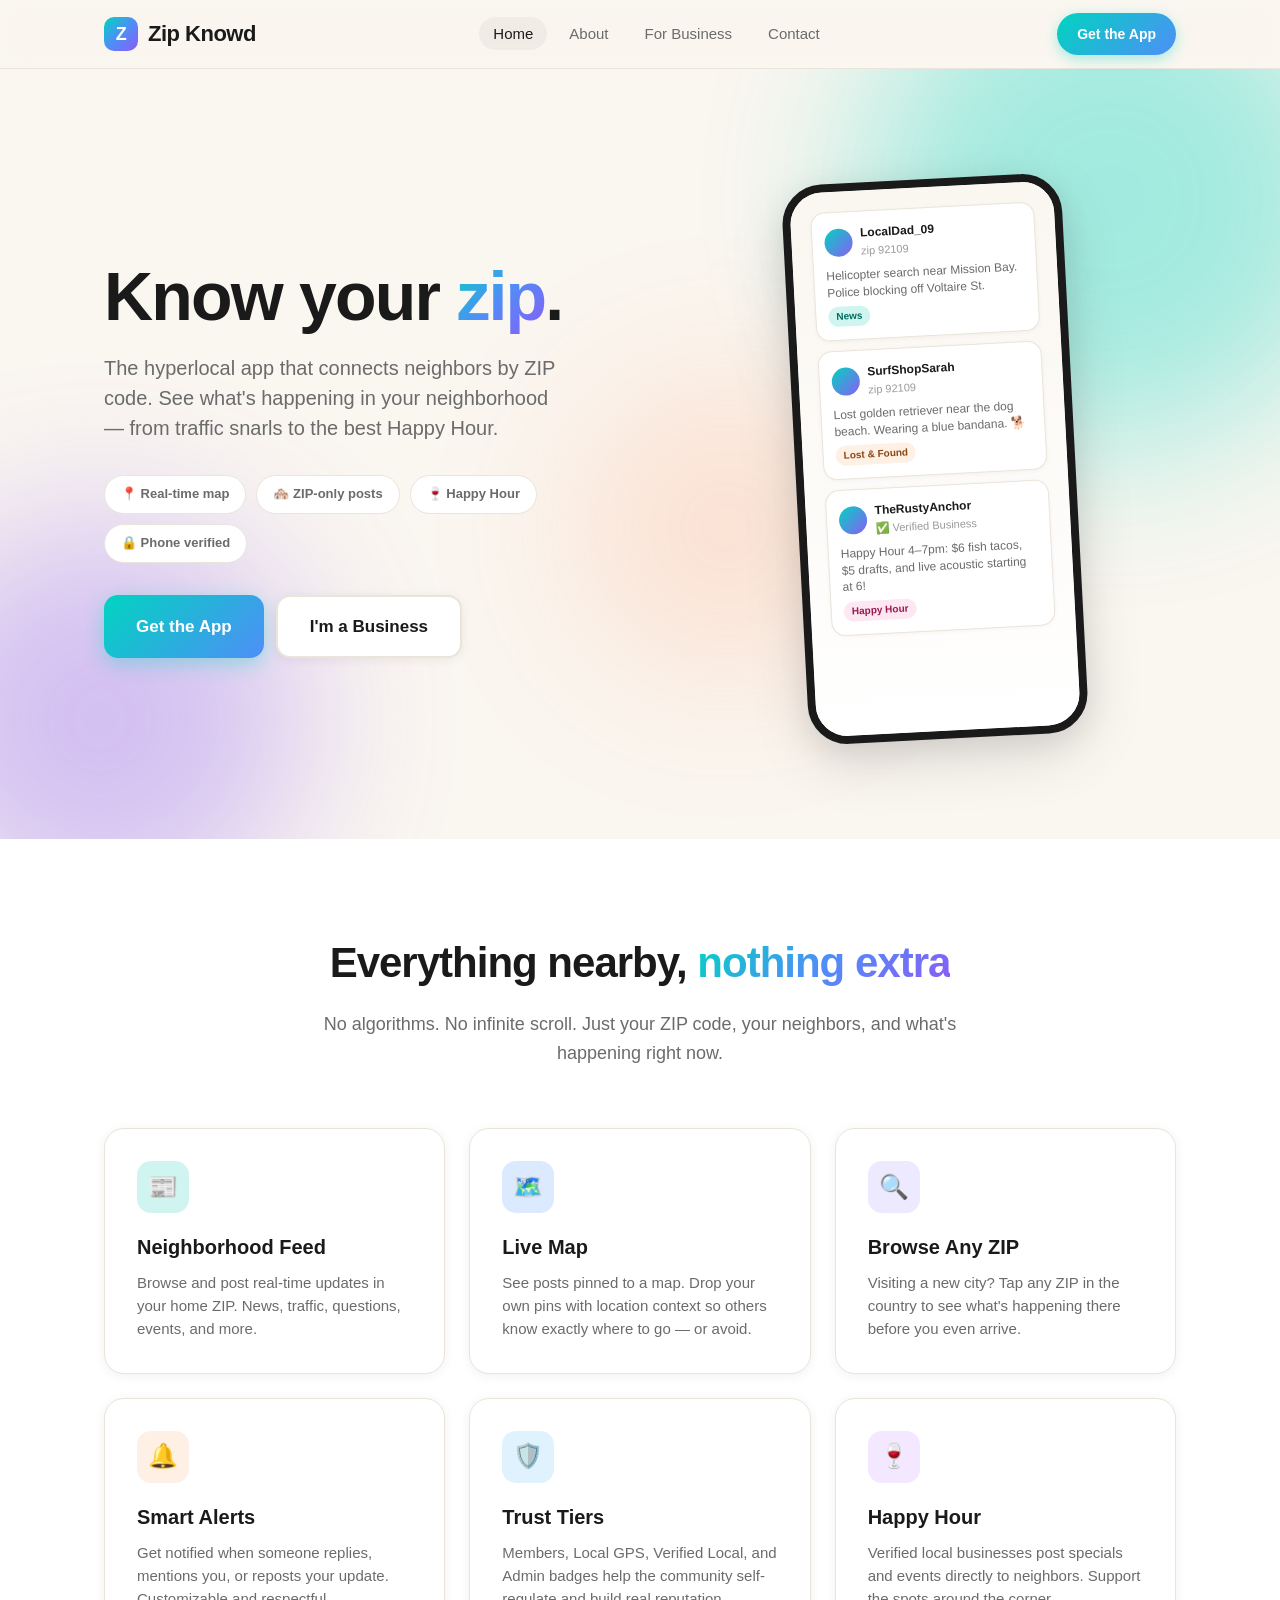
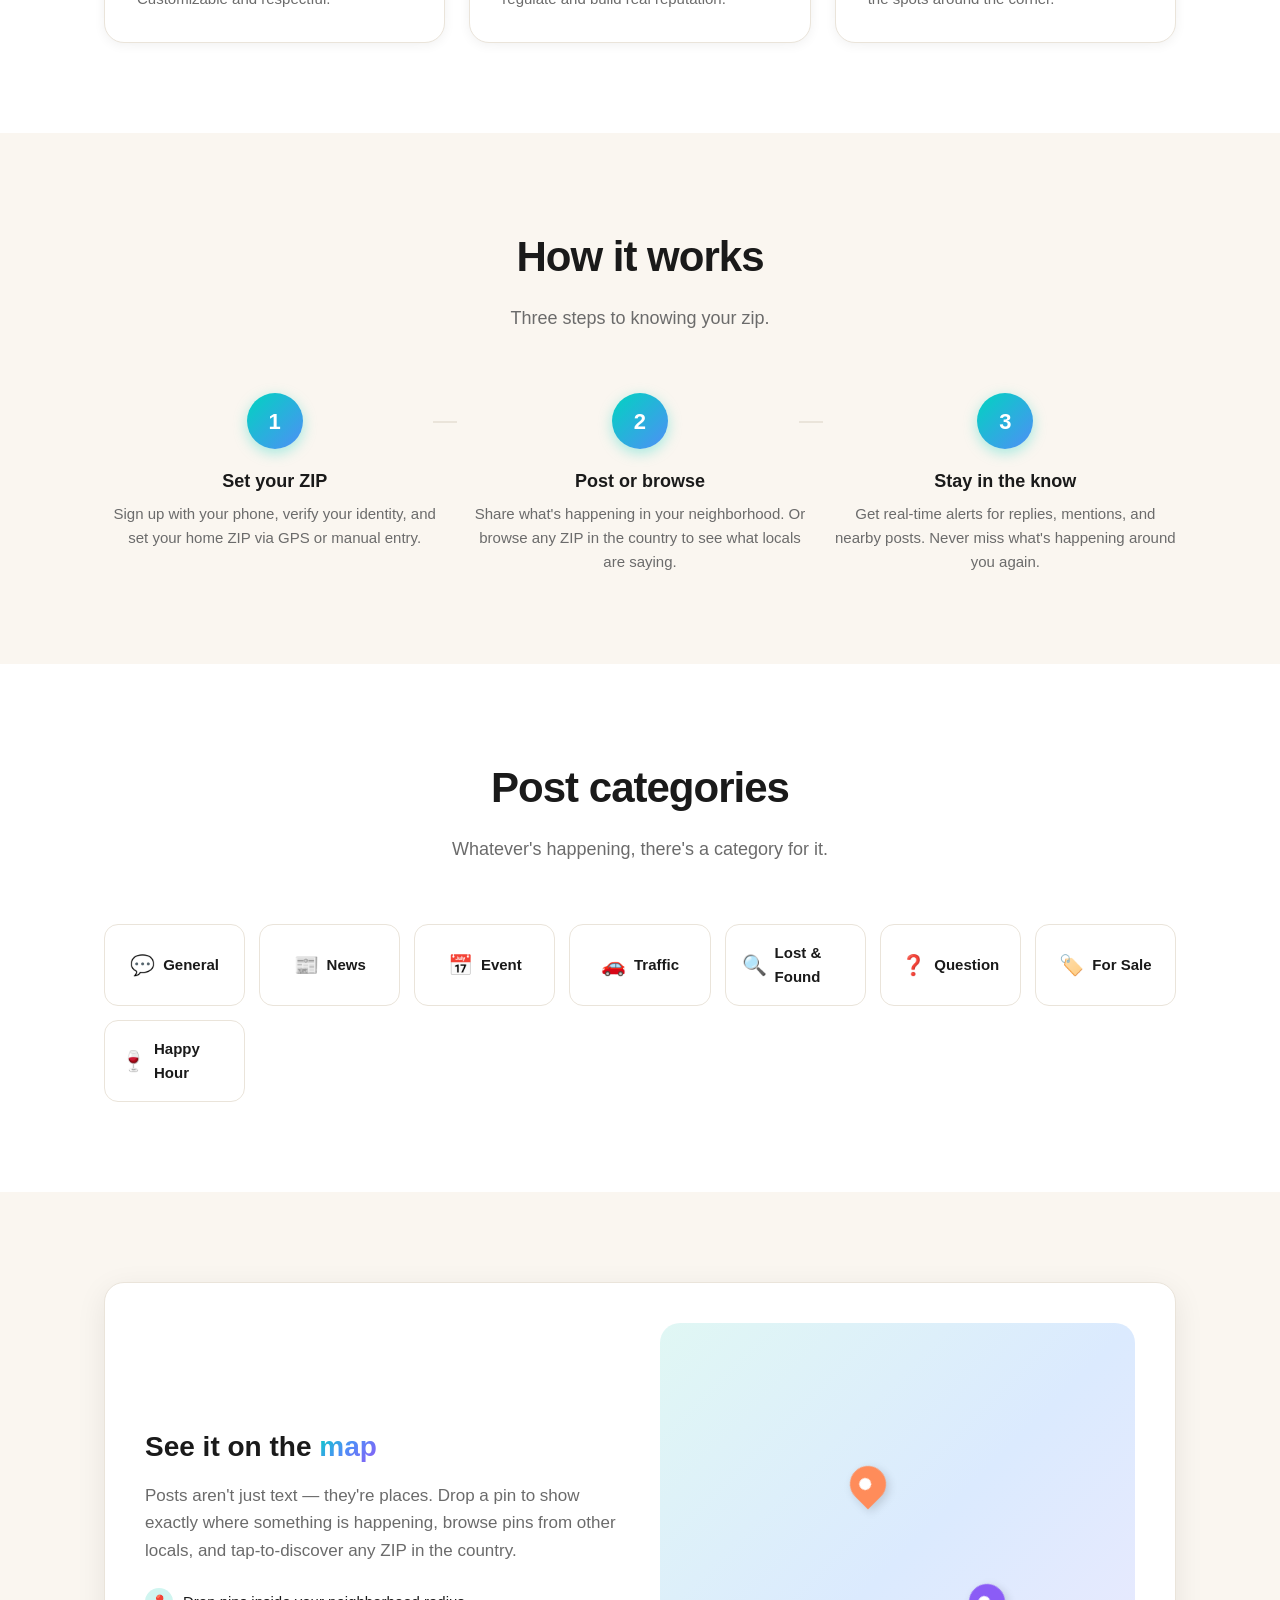
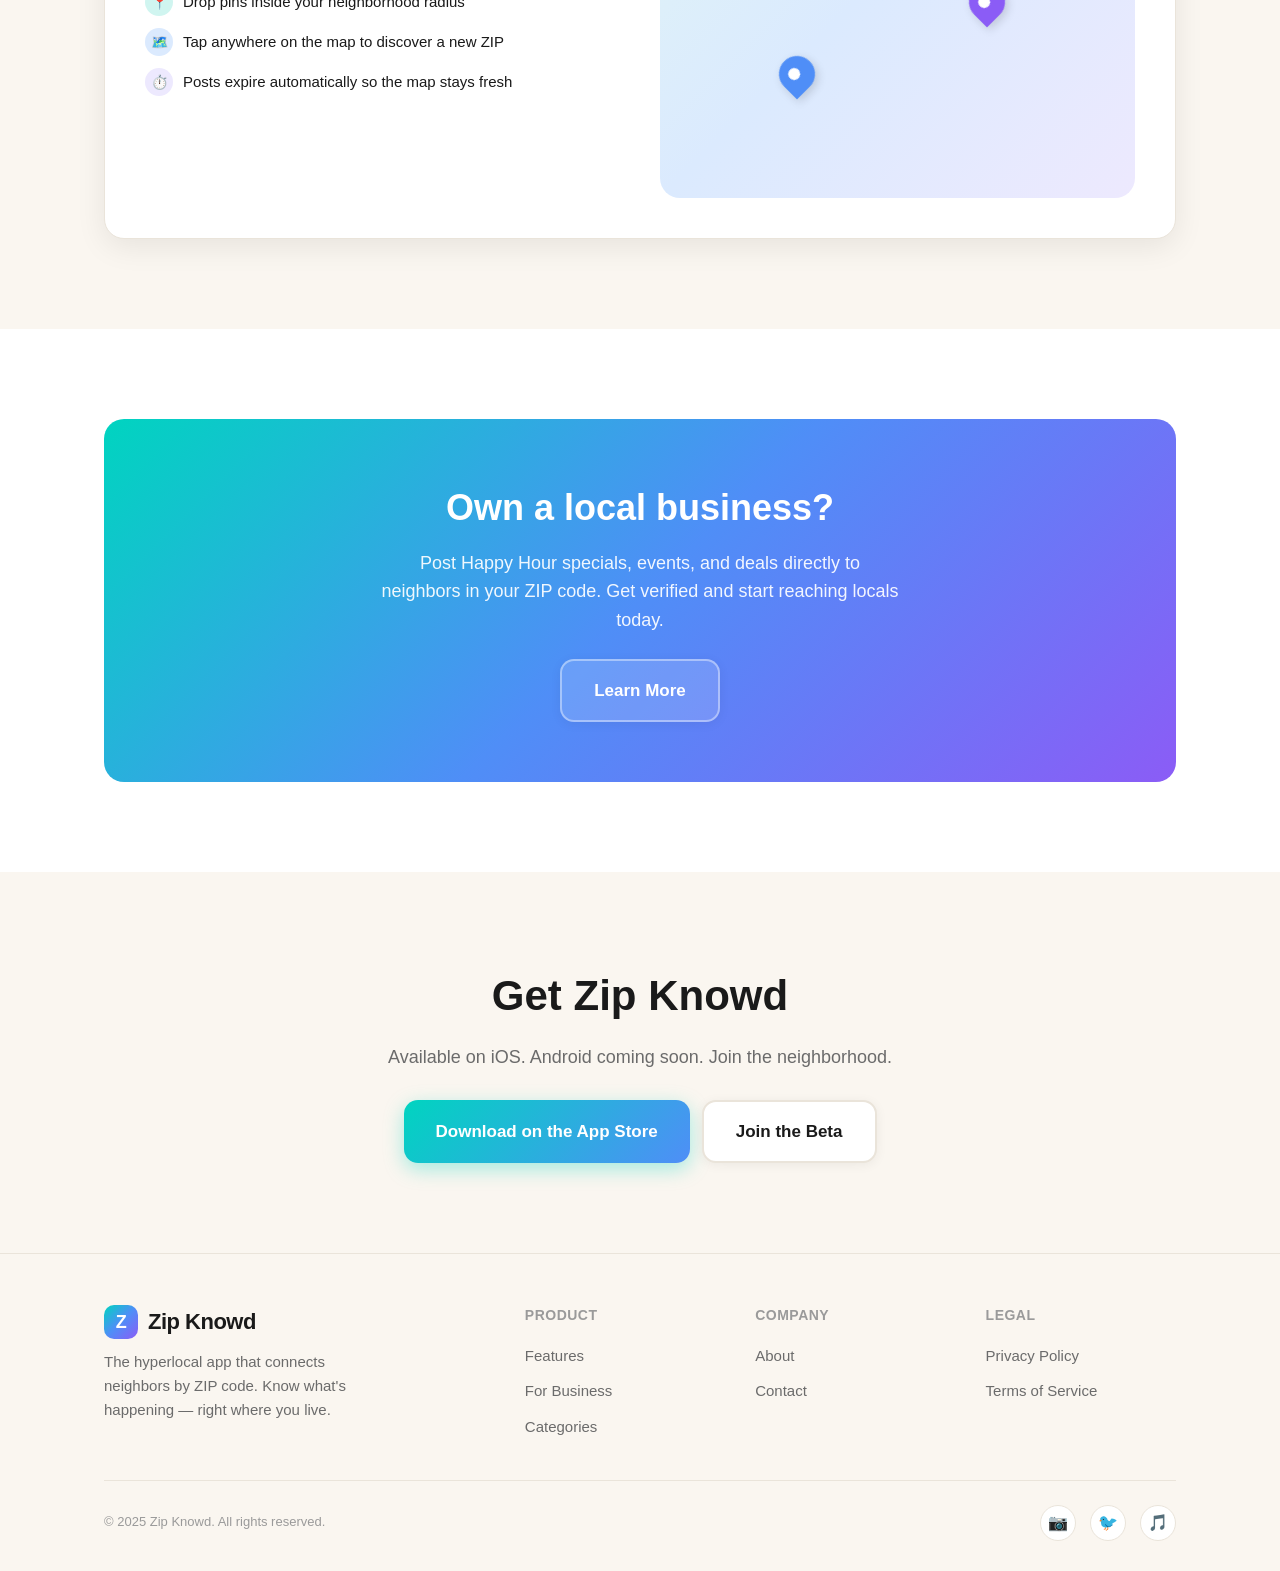
<file: index.html>
<!DOCTYPE html>
<html lang="en">
<head>
  <meta charset="UTF-8">
  <meta name="viewport" content="width=device-width, initial-scale=1.0">
  <title>Zip Knowd — Know What's Happening in Your ZIP Code</title>
  <meta name="description" content="The hyperlocal app that connects neighbors by ZIP code. Post and browse real-time updates, traffic, events, lost & found, and Happy Hour deals in your neighborhood.">
  <link rel="stylesheet" href="css/style.css">
</head>
<body>

  <header class="site-header">
    <div class="container nav-inner">
      <a href="index.html" class="logo-link">
        <div class="logo-icon">Z</div>
        Zip Knowd
      </a>
      <nav>
        <ul class="nav-links">
          <li><a href="index.html" class="active">Home</a></li>
          <li><a href="about.html">About</a></li>
          <li><a href="business.html">For Business</a></li>
          <li><a href="contact.html">Contact</a></li>
        </ul>
      </nav>
      <a href="#download" class="nav-cta">Get the App</a>
      <button class="mobile-menu-btn" aria-label="Open menu" aria-expanded="false">☰</button>
    </div>
  </header>

  <main>
    <!-- Hero -->
    <section class="hero">
      <div class="hero-bg-blob one"></div>
      <div class="hero-bg-blob two"></div>
      <div class="hero-bg-blob three"></div>
      <div class="container hero-inner">
        <div>
          <h1>Know your <span class="gradient-text">zip</span>.</h1>
          <p>The hyperlocal app that connects neighbors by ZIP code. See what's happening in your neighborhood — from traffic snarls to the best Happy Hour.</p>
          <div class="hero-badges">
            <span class="badge">📍 Real-time map</span>
            <span class="badge">🏘️ ZIP-only posts</span>
            <span class="badge">🍷 Happy Hour</span>
            <span class="badge">🔒 Phone verified</span>
          </div>
          <div class="hero-actions">
            <a href="#download" class="btn btn-primary">Get the App</a>
            <a href="business.html" class="btn btn-secondary">I'm a Business</a>
          </div>
        </div>
        <div class="hero-visual">
          <div class="phone-mockup">
            <div class="phone-screen">
              <div class="mock-post">
                <div class="mock-header">
                  <div class="mock-avatar"></div>
                  <div>
                    <div class="mock-name">LocalDad_09</div>
                    <div class="mock-handle">zip 92109</div>
                  </div>
                </div>
                <div class="mock-text">Helicopter search near Mission Bay. Police blocking off Voltaire St.</div>
                <span class="mock-chip" style="background:#D0F5F0;color:#006B5E">News</span>
              </div>
              <div class="mock-post">
                <div class="mock-header">
                  <div class="mock-avatar"></div>
                  <div>
                    <div class="mock-name">SurfShopSarah</div>
                    <div class="mock-handle">zip 92109</div>
                  </div>
                </div>
                <div class="mock-text">Lost golden retriever near the dog beach. Wearing a blue bandana. 🐕</div>
                <span class="mock-chip" style="background:#FFF0E6;color:#8B4513">Lost & Found</span>
              </div>
              <div class="mock-post">
                <div class="mock-header">
                  <div class="mock-avatar"></div>
                  <div>
                    <div class="mock-name">TheRustyAnchor</div>
                    <div class="mock-handle">✅ Verified Business</div>
                  </div>
                </div>
                <div class="mock-text">Happy Hour 4–7pm: $6 fish tacos, $5 drafts, and live acoustic starting at 6!</div>
                <span class="mock-chip" style="background:#FCE7F3;color:#9D174D">Happy Hour</span>
              </div>
            </div>
          </div>
        </div>
      </div>
    </section>

    <!-- Features -->
    <section class="section section-alt" id="features">
      <div class="container">
        <div class="section-header">
          <h2>Everything nearby, <span class="gradient-text">nothing extra</span></h2>
          <p>No algorithms. No infinite scroll. Just your ZIP code, your neighbors, and what's happening right now.</p>
        </div>
        <div class="feature-grid">
          <div class="feature-card">
            <div class="feature-icon" style="background:var(--turquoise-soft)">📰</div>
            <h3>Neighborhood Feed</h3>
            <p>Browse and post real-time updates in your home ZIP. News, traffic, questions, events, and more.</p>
          </div>
          <div class="feature-card">
            <div class="feature-icon" style="background:var(--blue-soft)">🗺️</div>
            <h3>Live Map</h3>
            <p>See posts pinned to a map. Drop your own pins with location context so others know exactly where to go — or avoid.</p>
          </div>
          <div class="feature-card">
            <div class="feature-icon" style="background:var(--purple-soft)">🔍</div>
            <h3>Browse Any ZIP</h3>
            <p>Visiting a new city? Tap any ZIP in the country to see what's happening there before you even arrive.</p>
          </div>
          <div class="feature-card">
            <div class="feature-icon" style="background:var(--coral-soft)">🔔</div>
            <h3>Smart Alerts</h3>
            <p>Get notified when someone replies, mentions you, or reposts your update. Customizable and respectful.</p>
          </div>
          <div class="feature-card">
            <div class="feature-icon" style="background:#E0F2FE">🛡️</div>
            <h3>Trust Tiers</h3>
            <p>Members, Local GPS, Verified Local, and Admin badges help the community self-regulate and build real reputation.</p>
          </div>
          <div class="feature-card">
            <div class="feature-icon" style="background:#F3E8FF">🍷</div>
            <h3>Happy Hour</h3>
            <p>Verified local businesses post specials and events directly to neighbors. Support the spots around the corner.</p>
          </div>
        </div>
      </div>
    </section>

    <!-- How it works -->
    <section class="section">
      <div class="container">
        <div class="section-header">
          <h2>How it works</h2>
          <p>Three steps to knowing your zip.</p>
        </div>
        <div class="steps">
          <div class="step">
            <div class="step-number">1</div>
            <h3>Set your ZIP</h3>
            <p>Sign up with your phone, verify your identity, and set your home ZIP via GPS or manual entry.</p>
          </div>
          <div class="step">
            <div class="step-number">2</div>
            <h3>Post or browse</h3>
            <p>Share what's happening in your neighborhood. Or browse any ZIP in the country to see what locals are saying.</p>
          </div>
          <div class="step">
            <div class="step-number">3</div>
            <h3>Stay in the know</h3>
            <p>Get real-time alerts for replies, mentions, and nearby posts. Never miss what's happening around you again.</p>
          </div>
        </div>
      </div>
    </section>

    <!-- Categories -->
    <section class="section section-alt" id="categories">
      <div class="container">
        <div class="section-header">
          <h2>Post categories</h2>
          <p>Whatever's happening, there's a category for it.</p>
        </div>
        <div class="category-grid">
          <div class="category-chip"><span class="emoji">💬</span> General</div>
          <div class="category-chip"><span class="emoji">📰</span> News</div>
          <div class="category-chip"><span class="emoji">📅</span> Event</div>
          <div class="category-chip"><span class="emoji">🚗</span> Traffic</div>
          <div class="category-chip"><span class="emoji">🔍</span> Lost & Found</div>
          <div class="category-chip"><span class="emoji">❓</span> Question</div>
          <div class="category-chip"><span class="emoji">🏷️</span> For Sale</div>
          <div class="category-chip"><span class="emoji">🍷</span> Happy Hour</div>
        </div>
      </div>
    </section>

    <!-- Map preview -->
    <section class="section">
      <div class="container">
        <div class="map-preview">
          <div>
            <h2 style="font-size:28px; font-weight:800; margin-bottom:12px">See it on the <span class="gradient-text">map</span></h2>
            <p style="font-size:17px; color:var(--text-secondary); margin-bottom:24px">Posts aren't just text — they're places. Drop a pin to show exactly where something is happening, browse pins from other locals, and tap-to-discover any ZIP in the country.</p>
            <ul style="list-style:none; display:flex; flex-direction:column; gap:12px">
              <li style="display:flex; align-items:center; gap:10px; font-size:15px">
                <span style="width:28px;height:28px;border-radius:50%;background:var(--turquoise-soft);display:grid;place-items:center;font-size:14px">📍</span>
                Drop pins inside your neighborhood radius
              </li>
              <li style="display:flex; align-items:center; gap:10px; font-size:15px">
                <span style="width:28px;height:28px;border-radius:50%;background:var(--blue-soft);display:grid;place-items:center;font-size:14px">🗺️</span>
                Tap anywhere on the map to discover a new ZIP
              </li>
              <li style="display:flex; align-items:center; gap:10px; font-size:15px">
                <span style="width:28px;height:28px;border-radius:50%;background:var(--purple-soft);display:grid;place-items:center;font-size:14px">⏱️</span>
                Posts expire automatically so the map stays fresh
              </li>
            </ul>
          </div>
          <div class="map-visual">
            <div class="map-pin" style="top:30%;left:40%"></div>
            <div class="map-pin" style="top:55%;left:65%;background:var(--purple);animation-delay:0.2s"></div>
            <div class="map-pin" style="top:70%;left:25%;background:var(--blue);animation-delay:0.4s"></div>
          </div>
        </div>
      </div>
    </section>

    <!-- Business CTA -->
    <section class="section section-alt">
      <div class="container">
        <div class="banner-cta">
          <h2>Own a local business?</h2>
          <p>Post Happy Hour specials, events, and deals directly to neighbors in your ZIP code. Get verified and start reaching locals today.</p>
          <div class="hero-actions" style="justify-content:center">
            <a href="business.html" class="btn btn-secondary">Learn More</a>
          </div>
        </div>
      </div>
    </section>

    <!-- Download -->
    <section class="section" id="download">
      <div class="container" style="text-align:center">
        <h2 style="font-size:clamp(30px,4vw,42px); font-weight:800; margin-bottom:14px">Get Zip Knowd</h2>
        <p style="font-size:18px; color:var(--text-secondary); max-width:520px; margin:0 auto 28px">Available on iOS. Android coming soon. Join the neighborhood.</p>
        <div class="hero-actions" style="justify-content:center">
          <a href="#" class="btn btn-primary" onclick="alert('App Store link coming soon!')">Download on the App Store</a>
          <a href="contact.html" class="btn btn-secondary">Join the Beta</a>
        </div>
      </div>
    </section>
  </main>

  <footer class="site-footer">
    <div class="container">
      <div class="footer-grid">
        <div class="footer-brand">
          <a href="index.html" class="logo-link">
            <div class="logo-icon">Z</div>
            Zip Knowd
          </a>
          <p>The hyperlocal app that connects neighbors by ZIP code. Know what's happening — right where you live.</p>
        </div>
        <div class="footer-col">
          <h4>Product</h4>
          <ul>
            <li><a href="index.html#features">Features</a></li>
            <li><a href="business.html">For Business</a></li>
            <li><a href="index.html#categories">Categories</a></li>
          </ul>
        </div>
        <div class="footer-col">
          <h4>Company</h4>
          <ul>
            <li><a href="about.html">About</a></li>
            <li><a href="contact.html">Contact</a></li>
          </ul>
        </div>
        <div class="footer-col">
          <h4>Legal</h4>
          <ul>
            <li><a href="privacy.html">Privacy Policy</a></li>
            <li><a href="terms.html">Terms of Service</a></li>
          </ul>
        </div>
      </div>
      <div class="footer-bottom">
        <span>&copy; 2025 Zip Knowd. All rights reserved.</span>
        <div class="footer-social">
          <a href="#" aria-label="Instagram">📷</a>
          <a href="#" aria-label="Twitter">🐦</a>
          <a href="#" aria-label="TikTok">🎵</a>
        </div>
      </div>
    </div>
  </footer>

  <script src="js/main.js"></script>
</body>
</html>
</file>
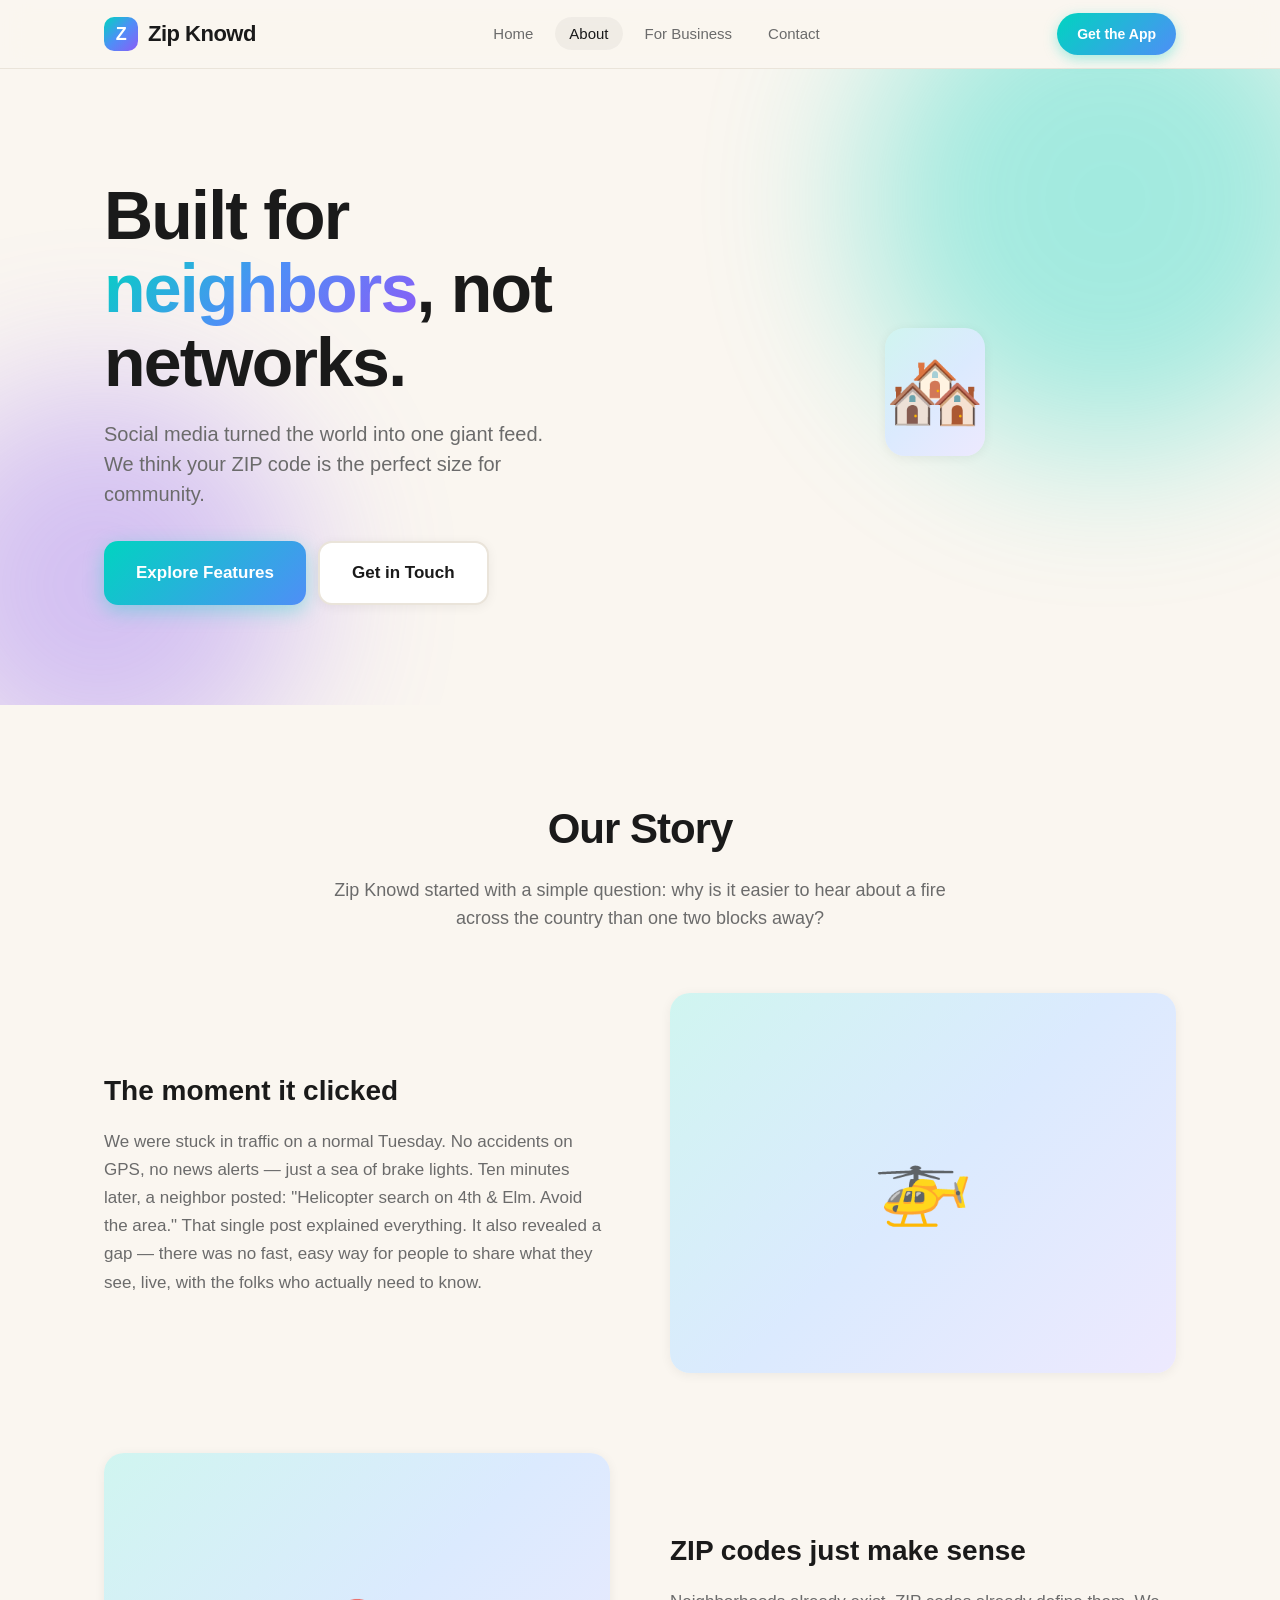
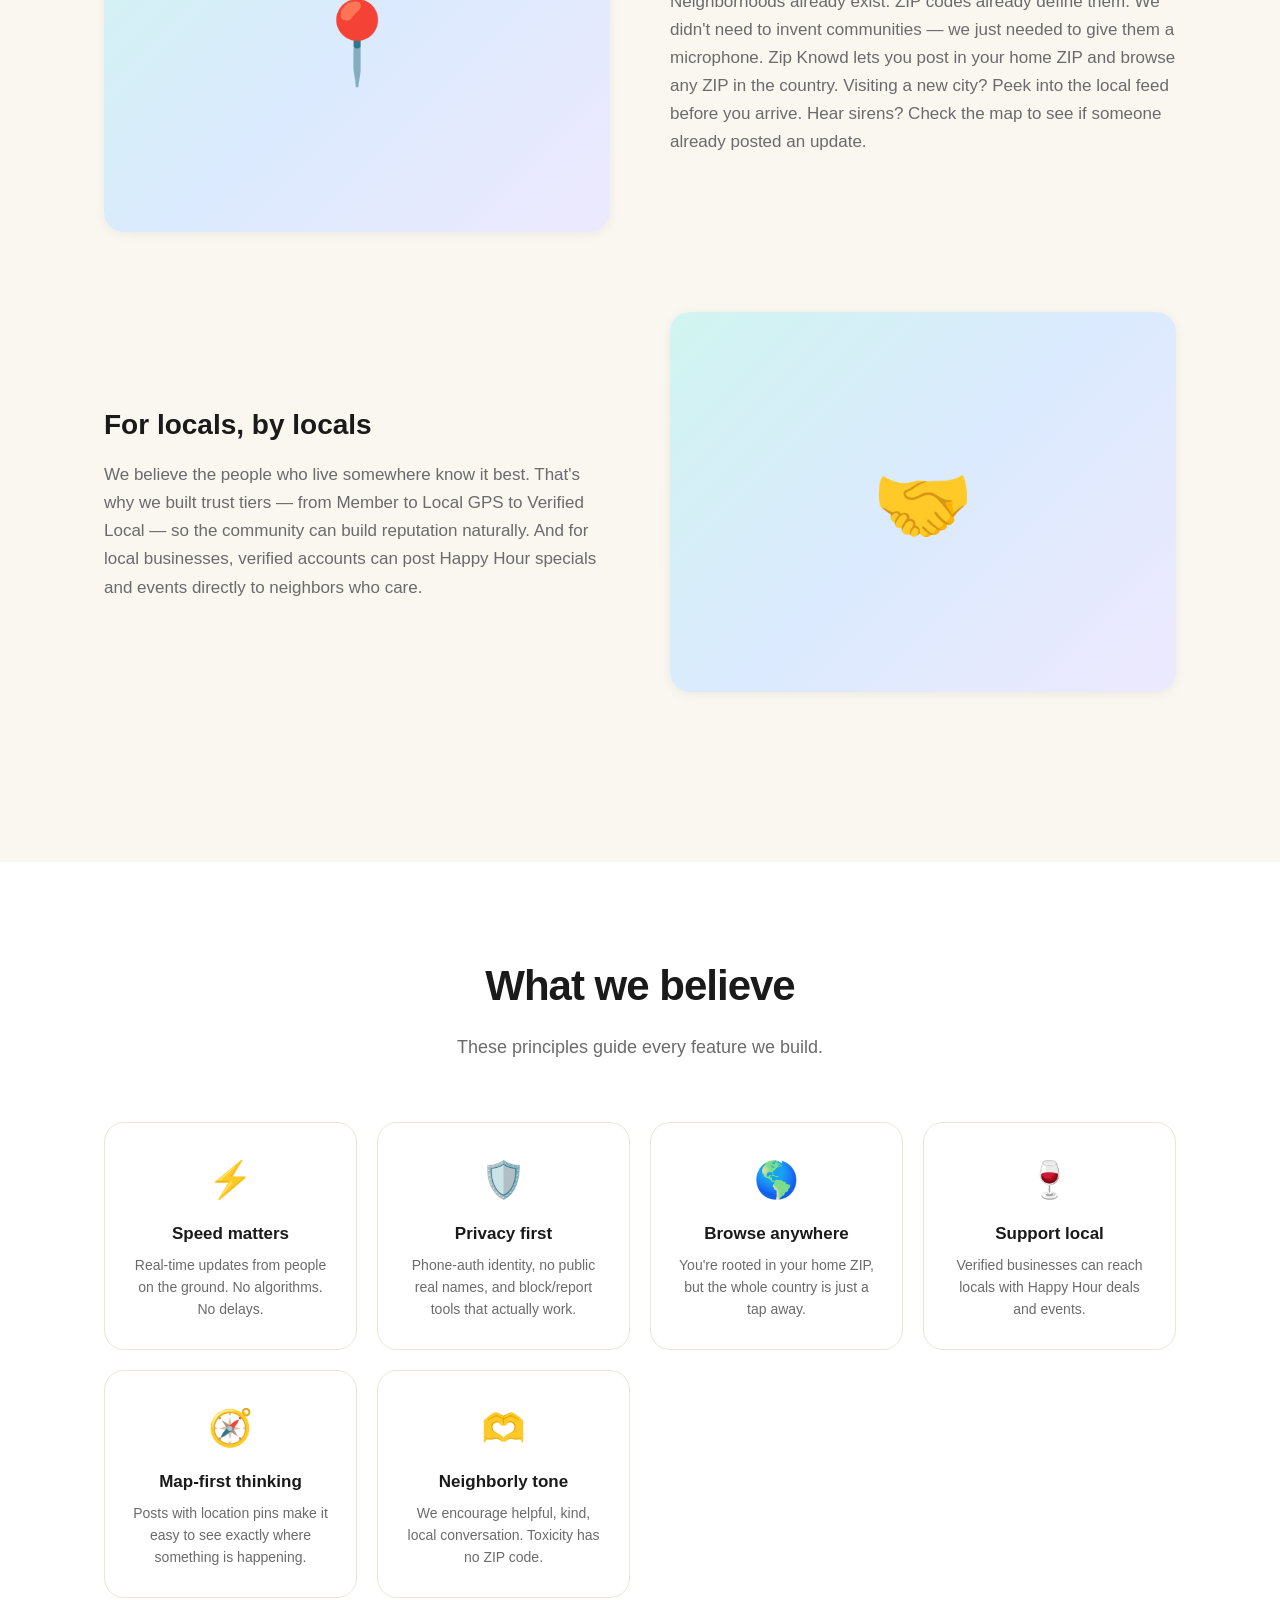
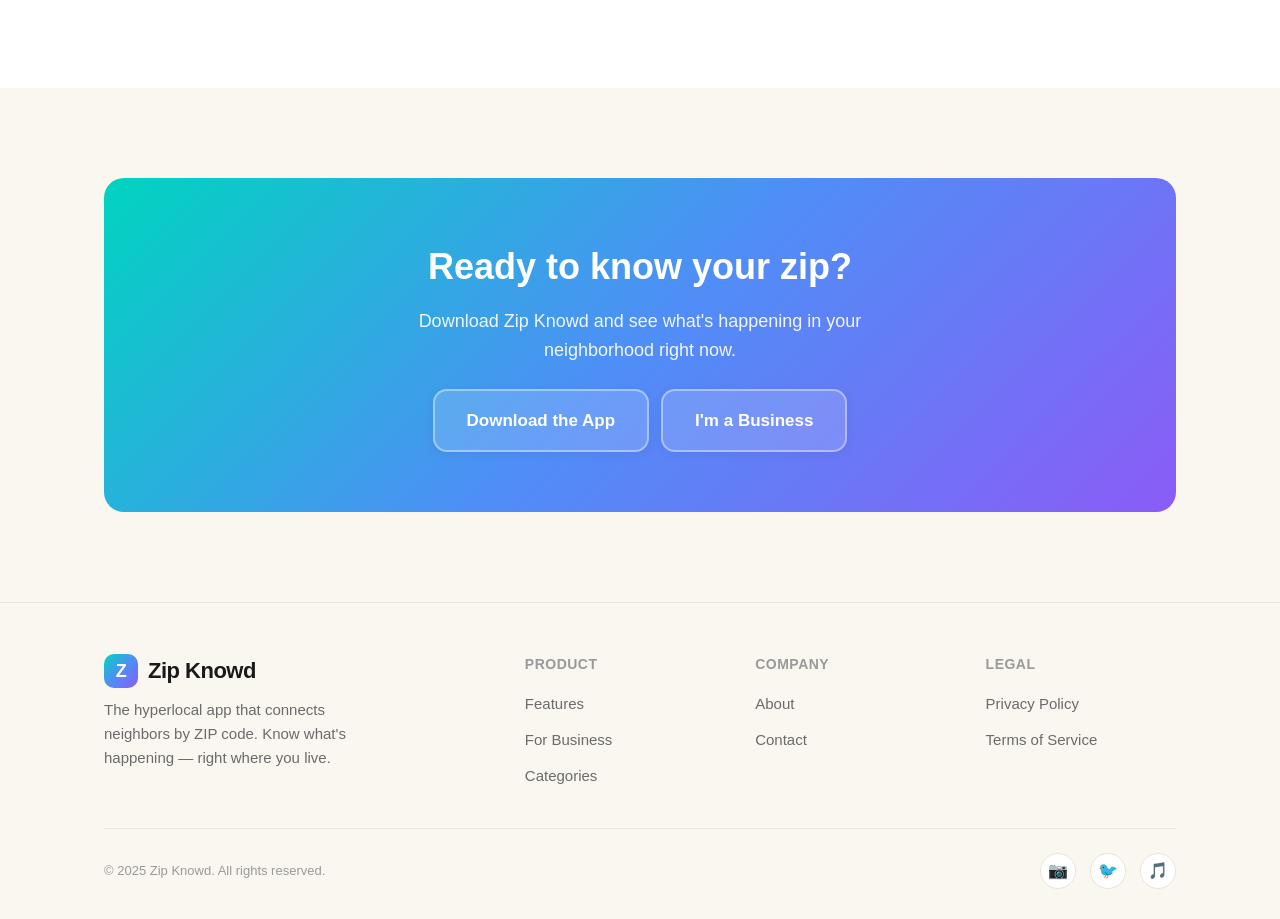
<file: about.html>
<!DOCTYPE html>
<html lang="en">
<head>
  <meta charset="UTF-8">
  <meta name="viewport" content="width=device-width, initial-scale=1.0">
  <title>About — Zip Knowd</title>
  <meta name="description" content="Zip Knowd is the hyperlocal app that connects neighbors by ZIP code. Know what's happening in your neighborhood.">
  <link rel="stylesheet" href="css/style.css">
</head>
<body>

  <header class="site-header">
    <div class="container nav-inner">
      <a href="index.html" class="logo-link">
        <div class="logo-icon">Z</div>
        Zip Knowd
      </a>
      <nav>
        <ul class="nav-links">
          <li><a href="index.html">Home</a></li>
          <li><a href="about.html" class="active">About</a></li>
          <li><a href="business.html">For Business</a></li>
          <li><a href="contact.html">Contact</a></li>
        </ul>
      </nav>
      <a href="#download" class="nav-cta">Get the App</a>
      <button class="mobile-menu-btn" aria-label="Open menu" aria-expanded="false">☰</button>
    </div>
  </header>

  <main>
    <!-- Hero -->
    <section class="hero">
      <div class="hero-bg-blob one"></div>
      <div class="hero-bg-blob two"></div>
      <div class="container hero-inner">
        <div>
          <h1>Built for <span class="gradient-text">neighbors</span>, not networks.</h1>
          <p>Social media turned the world into one giant feed. We think your ZIP code is the perfect size for community.</p>
          <div class="hero-actions">
            <a href="index.html#features" class="btn btn-primary">Explore Features</a>
            <a href="contact.html" class="btn btn-secondary">Get in Touch</a>
          </div>
        </div>
        <div class="hero-visual">
          <div class="story-visual">🏘️</div>
        </div>
      </div>
    </section>

    <!-- Story -->
    <section class="section">
      <div class="container">
        <div class="section-header">
          <h2>Our Story</h2>
          <p>Zip Knowd started with a simple question: why is it easier to hear about a fire across the country than one two blocks away?</p>
        </div>

        <div class="story-block">
          <div>
            <h3>The moment it clicked</h3>
            <p>We were stuck in traffic on a normal Tuesday. No accidents on GPS, no news alerts — just a sea of brake lights. Ten minutes later, a neighbor posted: "Helicopter search on 4th & Elm. Avoid the area." That single post explained everything. It also revealed a gap — there was no fast, easy way for people to share what they see, live, with the folks who actually need to know.</p>
          </div>
          <div class="story-visual">🚁</div>
        </div>

        <div class="story-block reverse">
          <div>
            <h3>ZIP codes just make sense</h3>
            <p>Neighborhoods already exist. ZIP codes already define them. We didn't need to invent communities — we just needed to give them a microphone. Zip Knowd lets you post in your home ZIP and browse any ZIP in the country. Visiting a new city? Peek into the local feed before you arrive. Hear sirens? Check the map to see if someone already posted an update.</p>
          </div>
          <div class="story-visual">📍</div>
        </div>

        <div class="story-block">
          <div>
            <h3>For locals, by locals</h3>
            <p>We believe the people who live somewhere know it best. That's why we built trust tiers — from Member to Local GPS to Verified Local — so the community can build reputation naturally. And for local businesses, verified accounts can post Happy Hour specials and events directly to neighbors who care.</p>
          </div>
          <div class="story-visual">🤝</div>
        </div>
      </div>
    </section>

    <!-- Values -->
    <section class="section section-alt">
      <div class="container">
        <div class="section-header">
          <h2>What we believe</h2>
          <p>These principles guide every feature we build.</p>
        </div>
        <div class="values-grid">
          <div class="value-card">
            <span class="emoji">⚡</span>
            <h4>Speed matters</h4>
            <p>Real-time updates from people on the ground. No algorithms. No delays.</p>
          </div>
          <div class="value-card">
            <span class="emoji">🛡️</span>
            <h4>Privacy first</h4>
            <p>Phone-auth identity, no public real names, and block/report tools that actually work.</p>
          </div>
          <div class="value-card">
            <span class="emoji">🌎</span>
            <h4>Browse anywhere</h4>
            <p>You're rooted in your home ZIP, but the whole country is just a tap away.</p>
          </div>
          <div class="value-card">
            <span class="emoji">🍷</span>
            <h4>Support local</h4>
            <p>Verified businesses can reach locals with Happy Hour deals and events.</p>
          </div>
          <div class="value-card">
            <span class="emoji">🧭</span>
            <h4>Map-first thinking</h4>
            <p>Posts with location pins make it easy to see exactly where something is happening.</p>
          </div>
          <div class="value-card">
            <span class="emoji">🫶</span>
            <h4>Neighborly tone</h4>
            <p>We encourage helpful, kind, local conversation. Toxicity has no ZIP code.</p>
          </div>
        </div>
      </div>
    </section>

    <!-- CTA -->
    <section class="section">
      <div class="container">
        <div class="banner-cta">
          <h2>Ready to know your zip?</h2>
          <p>Download Zip Knowd and see what's happening in your neighborhood right now.</p>
          <div class="hero-actions" style="justify-content:center">
            <a href="#download" class="btn btn-secondary">Download the App</a>
            <a href="business.html" class="btn btn-secondary">I'm a Business</a>
          </div>
        </div>
      </div>
    </section>
  </main>

  <footer class="site-footer">
    <div class="container">
      <div class="footer-grid">
        <div class="footer-brand">
          <a href="index.html" class="logo-link">
            <div class="logo-icon">Z</div>
            Zip Knowd
          </a>
          <p>The hyperlocal app that connects neighbors by ZIP code. Know what's happening — right where you live.</p>
        </div>
        <div class="footer-col">
          <h4>Product</h4>
          <ul>
            <li><a href="index.html#features">Features</a></li>
            <li><a href="business.html">For Business</a></li>
            <li><a href="index.html#categories">Categories</a></li>
          </ul>
        </div>
        <div class="footer-col">
          <h4>Company</h4>
          <ul>
            <li><a href="about.html">About</a></li>
            <li><a href="contact.html">Contact</a></li>
          </ul>
        </div>
        <div class="footer-col">
          <h4>Legal</h4>
          <ul>
            <li><a href="privacy.html">Privacy Policy</a></li>
            <li><a href="terms.html">Terms of Service</a></li>
          </ul>
        </div>
      </div>
      <div class="footer-bottom">
        <span>&copy; 2025 Zip Knowd. All rights reserved.</span>
        <div class="footer-social">
          <a href="#" aria-label="Instagram">📷</a>
          <a href="#" aria-label="Twitter">🐦</a>
          <a href="#" aria-label="TikTok">🎵</a>
        </div>
      </div>
    </div>
  </footer>

  <script src="js/main.js"></script>
</body>
</html>
</file>
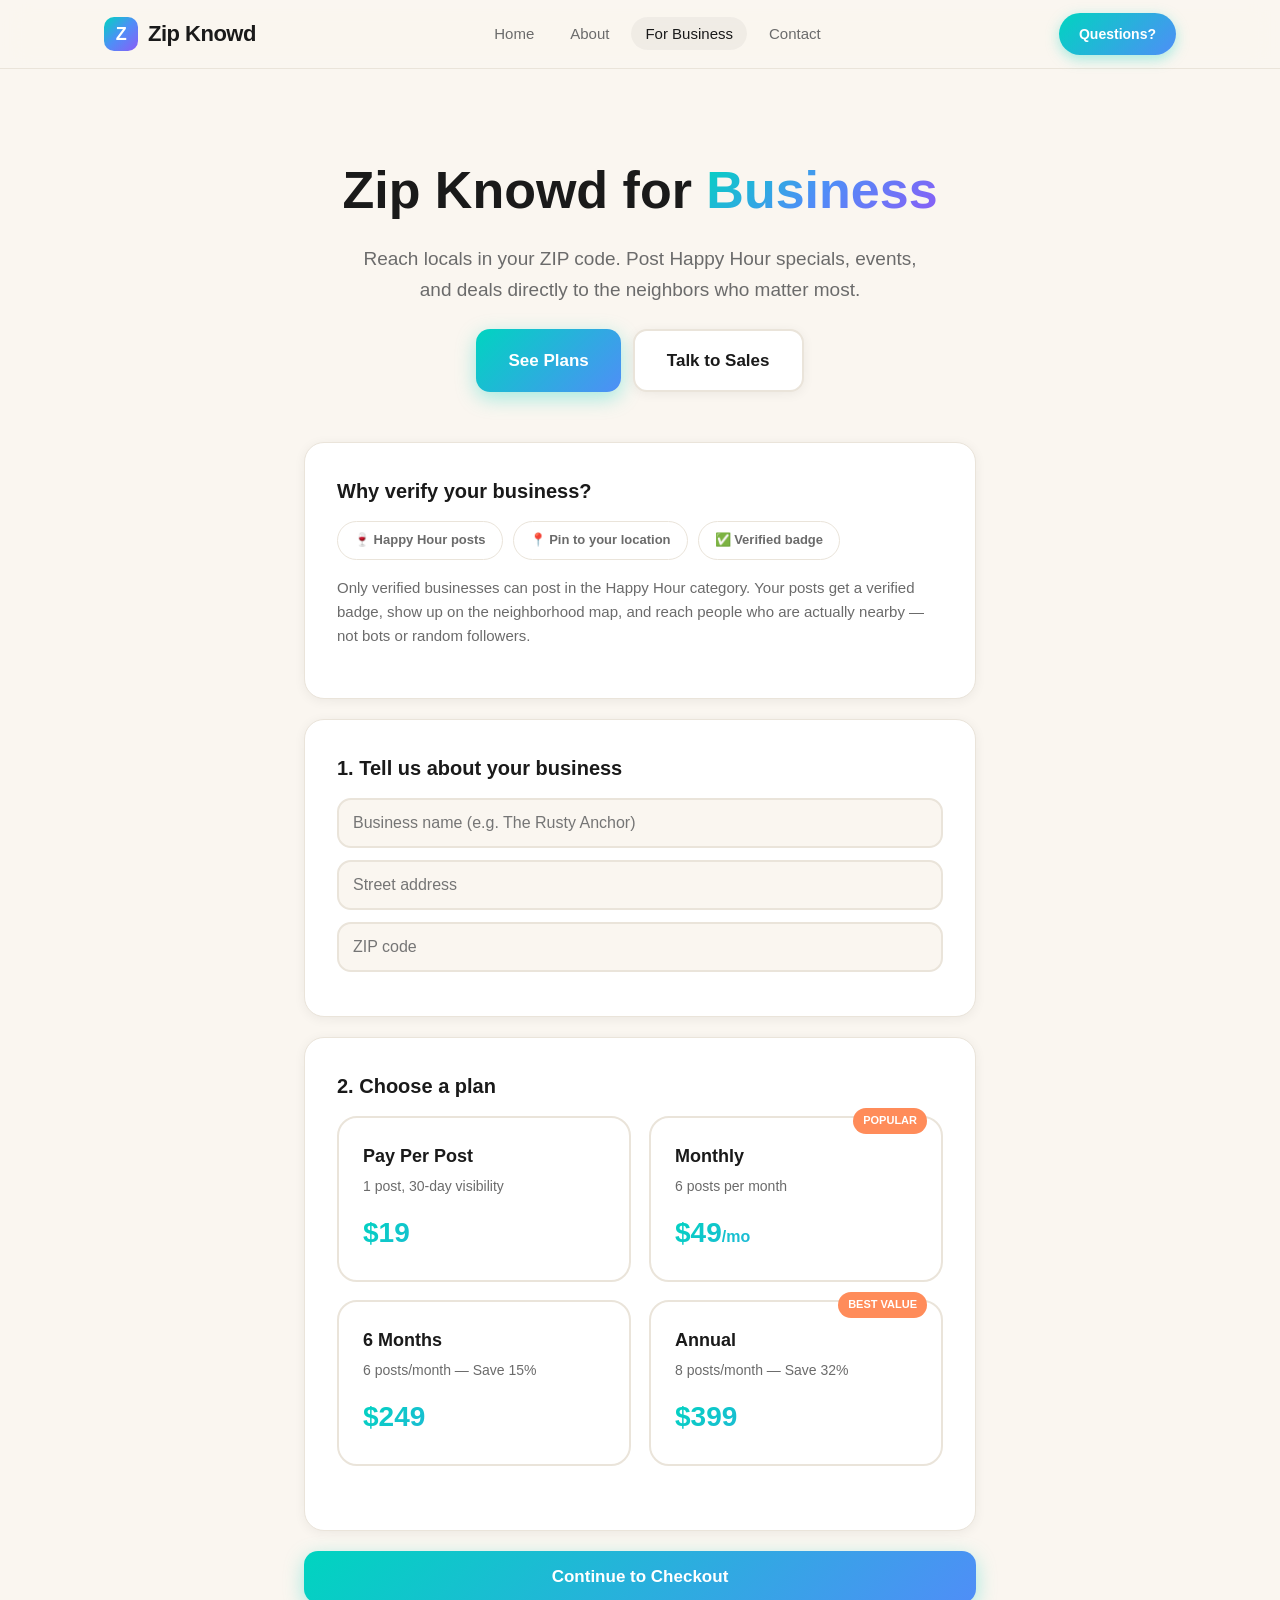
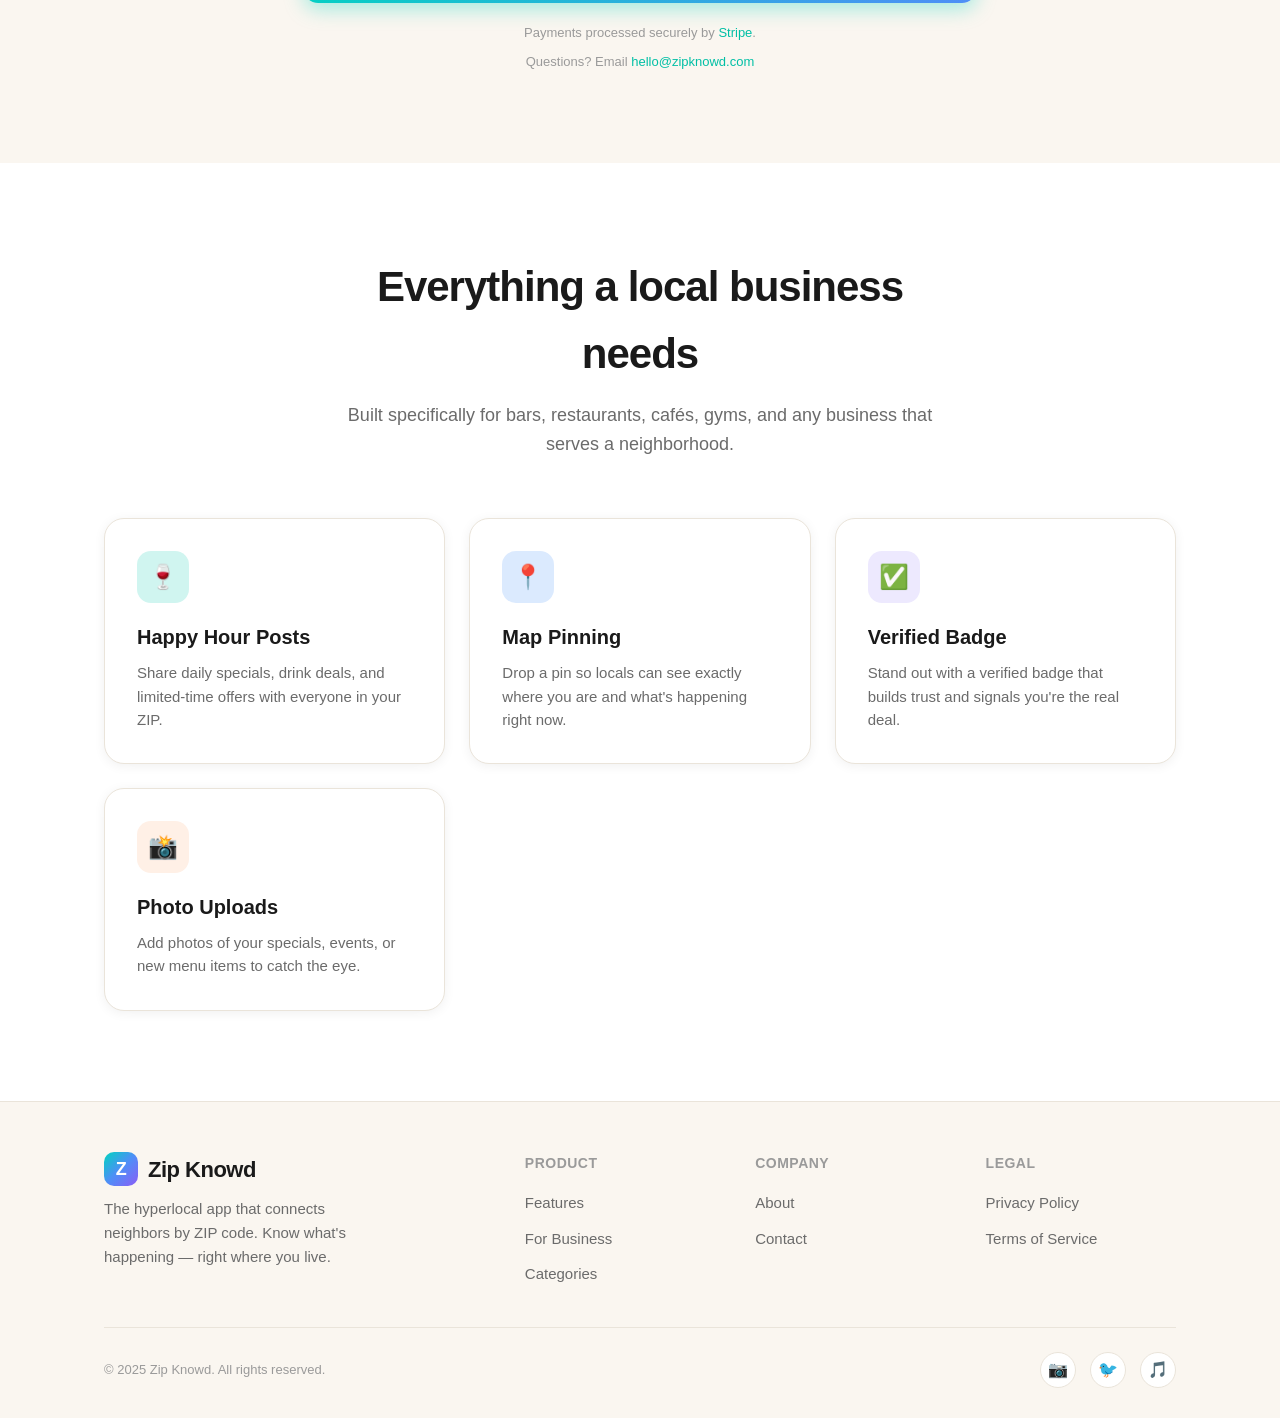
<file: business.html>
<!DOCTYPE html>
<html lang="en">
<head>
  <meta charset="UTF-8">
  <meta name="viewport" content="width=device-width, initial-scale=1.0">
  <title>Zip Knowd for Business — Verify & Start Posting</title>
  <meta name="description" content="Reach locals in your ZIP code. Post Happy Hour specials, events, and deals directly to neighbors. Only verified businesses can post in the Happy Hour category.">
  <link rel="stylesheet" href="css/style.css">
</head>
<body>

  <header class="site-header">
    <div class="container nav-inner">
      <a href="index.html" class="logo-link">
        <div class="logo-icon">Z</div>
        Zip Knowd
      </a>
      <nav>
        <ul class="nav-links">
          <li><a href="index.html">Home</a></li>
          <li><a href="about.html">About</a></li>
          <li><a href="business.html" class="active">For Business</a></li>
          <li><a href="contact.html">Contact</a></li>
        </ul>
      </nav>
      <a href="contact.html" class="nav-cta">Questions?</a>
      <button class="mobile-menu-btn" aria-label="Open menu" aria-expanded="false">☰</button>
    </div>
  </header>

  <main>
    <!-- Hero -->
    <section class="business-hero">
      <div class="container">
        <h1>Zip Knowd for <span class="gradient-text">Business</span></h1>
        <p>Reach locals in your ZIP code. Post Happy Hour specials, events, and deals directly to the neighbors who matter most.</p>
        <div class="hero-actions" style="justify-content:center; margin-top:24px">
          <a href="#plans" class="btn btn-primary">See Plans</a>
          <a href="contact.html" class="btn btn-secondary">Talk to Sales</a>
        </div>
      </div>
    </section>

    <!-- Why verify -->
    <section class="section" style="padding-top:0">
      <div class="container" style="max-width:720px">
        <div class="business-card">
          <h2>Why verify your business?</h2>
          <div class="hero-badges" style="margin-bottom:16px">
            <span class="badge">🍷 Happy Hour posts</span>
            <span class="badge">📍 Pin to your location</span>
            <span class="badge">✅ Verified badge</span>
          </div>
          <p>Only verified businesses can post in the Happy Hour category. Your posts get a verified badge, show up on the neighborhood map, and reach people who are actually nearby — not bots or random followers.</p>
        </div>

        <div class="business-card" id="step1">
          <h2>1. Tell us about your business</h2>
          <input type="text" class="input" id="businessName" placeholder="Business name (e.g. The Rusty Anchor)" />
          <input type="text" class="input" id="businessAddress" placeholder="Street address" />
          <input type="text" class="input" id="zip" placeholder="ZIP code" maxlength="5" />
        </div>

        <div class="business-card" id="step2">
          <h2>2. Choose a plan</h2>
          <div class="tier-grid">
            <div class="tier-card" data-tier="payPerPost">
              <h3>Pay Per Post</h3>
              <p class="tier-desc">1 post, 30-day visibility</p>
              <div class="tier-price">$19</div>
            </div>
            <div class="tier-card" data-tier="monthly">
              <div class="best-badge">Popular</div>
              <h3>Monthly</h3>
              <p class="tier-desc">6 posts per month</p>
              <div class="tier-price">$49<span style="font-size:16px;color:var(--text-secondary)">/mo</span></div>
            </div>
            <div class="tier-card" data-tier="sixMonth">
              <h3>6 Months</h3>
              <p class="tier-desc">6 posts/month — Save 15%</p>
              <div class="tier-price">$249</div>
            </div>
            <div class="tier-card" data-tier="annual">
              <div class="best-badge">Best Value</div>
              <h3>Annual</h3>
              <p class="tier-desc">8 posts/month — Save 32%</p>
              <div class="tier-price">$399</div>
            </div>
          </div>
        </div>

        <button class="btn btn-primary" id="checkoutBtn" style="width:100%; margin-bottom:20px" disabled>
          Continue to Checkout
        </button>

        <div class="text-center" style="color:var(--text-tertiary); font-size:13px">
          <p>Payments processed securely by <a href="https://stripe.com" target="_blank">Stripe</a>.</p>
          <p style="margin-top:8px">Questions? Email <a href="mailto:hello@zipknowd.com">hello@zipknowd.com</a></p>
        </div>
      </div>
    </section>

    <!-- Features for business -->
    <section class="section section-alt">
      <div class="container">
        <div class="section-header">
          <h2>Everything a local business needs</h2>
          <p>Built specifically for bars, restaurants, cafés, gyms, and any business that serves a neighborhood.</p>
        </div>
        <div class="feature-grid">
          <div class="feature-card">
            <div class="feature-icon" style="background:var(--turquoise-soft)">🍷</div>
            <h3>Happy Hour Posts</h3>
            <p>Share daily specials, drink deals, and limited-time offers with everyone in your ZIP.</p>
          </div>
          <div class="feature-card">
            <div class="feature-icon" style="background:var(--blue-soft)">📍</div>
            <h3>Map Pinning</h3>
            <p>Drop a pin so locals can see exactly where you are and what's happening right now.</p>
          </div>
          <div class="feature-card">
            <div class="feature-icon" style="background:var(--purple-soft)">✅</div>
            <h3>Verified Badge</h3>
            <p>Stand out with a verified badge that builds trust and signals you're the real deal.</p>
          </div>
          <div class="feature-card">
            <div class="feature-icon" style="background:var(--coral-soft)">📸</div>
            <h3>Photo Uploads</h3>
            <p>Add photos of your specials, events, or new menu items to catch the eye.</p>
          </div>
        </div>
      </div>
    </section>
  </main>

  <footer class="site-footer">
    <div class="container">
      <div class="footer-grid">
        <div class="footer-brand">
          <a href="index.html" class="logo-link">
            <div class="logo-icon">Z</div>
            Zip Knowd
          </a>
          <p>The hyperlocal app that connects neighbors by ZIP code. Know what's happening — right where you live.</p>
        </div>
        <div class="footer-col">
          <h4>Product</h4>
          <ul>
            <li><a href="index.html#features">Features</a></li>
            <li><a href="business.html">For Business</a></li>
            <li><a href="index.html#categories">Categories</a></li>
          </ul>
        </div>
        <div class="footer-col">
          <h4>Company</h4>
          <ul>
            <li><a href="about.html">About</a></li>
            <li><a href="contact.html">Contact</a></li>
          </ul>
        </div>
        <div class="footer-col">
          <h4>Legal</h4>
          <ul>
            <li><a href="privacy.html">Privacy Policy</a></li>
            <li><a href="terms.html">Terms of Service</a></li>
          </ul>
        </div>
      </div>
      <div class="footer-bottom">
        <span>&copy; 2025 Zip Knowd. All rights reserved.</span>
        <div class="footer-social">
          <a href="#" aria-label="Instagram">📷</a>
          <a href="#" aria-label="Twitter">🐦</a>
          <a href="#" aria-label="TikTok">🎵</a>
        </div>
      </div>
    </div>
  </footer>

  <script src="js/main.js"></script>
</body>
</html>
</file>
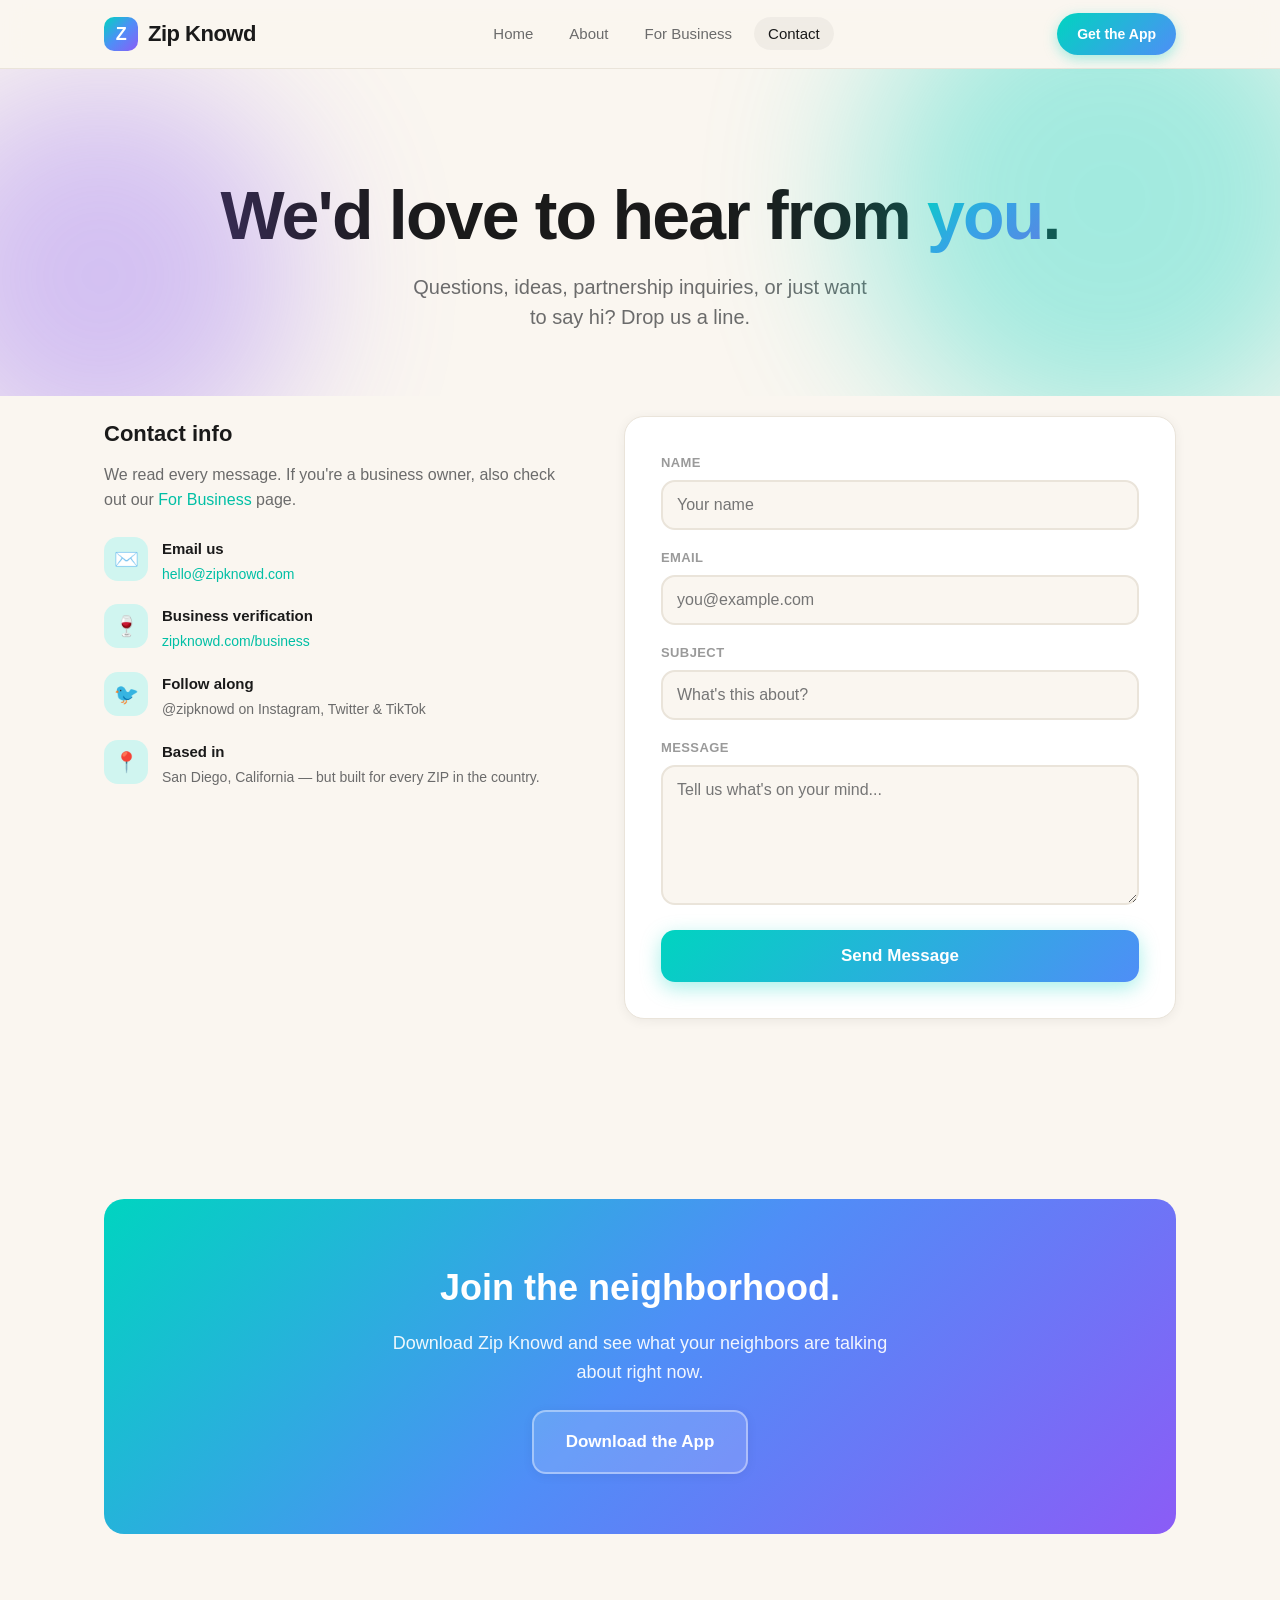
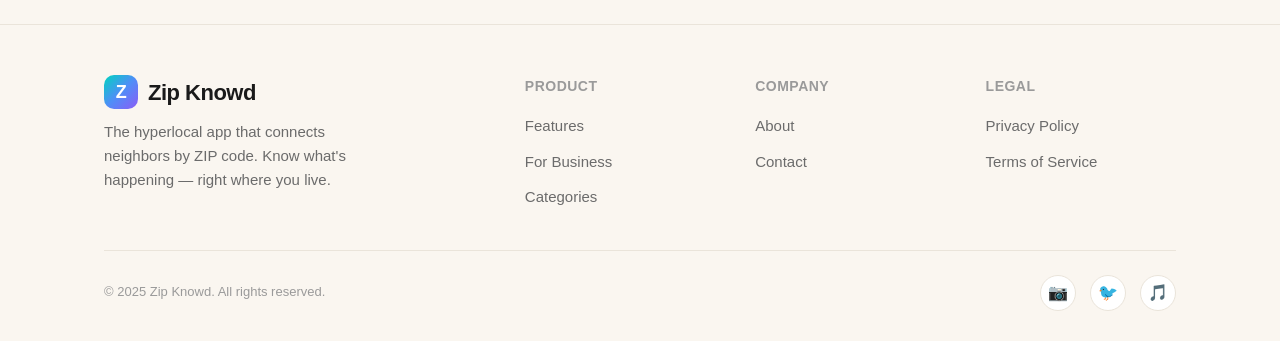
<file: contact.html>
<!DOCTYPE html>
<html lang="en">
<head>
  <meta charset="UTF-8">
  <meta name="viewport" content="width=device-width, initial-scale=1.0">
  <title>Contact — Zip Knowd</title>
  <meta name="description" content="Get in touch with the Zip Knowd team. Questions, feedback, partnerships, and business inquiries welcome.">
  <link rel="stylesheet" href="css/style.css">
</head>
<body>

  <header class="site-header">
    <div class="container nav-inner">
      <a href="index.html" class="logo-link">
        <div class="logo-icon">Z</div>
        Zip Knowd
      </a>
      <nav>
        <ul class="nav-links">
          <li><a href="index.html">Home</a></li>
          <li><a href="about.html">About</a></li>
          <li><a href="business.html">For Business</a></li>
          <li><a href="contact.html" class="active">Contact</a></li>
        </ul>
      </nav>
      <a href="#download" class="nav-cta">Get the App</a>
      <button class="mobile-menu-btn" aria-label="Open menu" aria-expanded="false">☰</button>
    </div>
  </header>

  <main>
    <!-- Hero -->
    <section class="hero" style="padding-bottom:40px">
      <div class="hero-bg-blob one"></div>
      <div class="hero-bg-blob two"></div>
      <div class="container" style="text-align:center">
        <h1>We'd love to hear from <span class="gradient-text">you</span>.</h1>
        <p style="margin:0 auto 24px">Questions, ideas, partnership inquiries, or just want to say hi? Drop us a line.</p>
      </div>
    </section>

    <!-- Contact -->
    <section class="section" style="padding-top:20px">
      <div class="container contact-grid">
        <div class="contact-info">
          <h3>Contact info</h3>
          <p>We read every message. If you're a business owner, also check out our <a href="business.html">For Business</a> page.</p>

          <div class="contact-item">
            <div class="icon">✉️</div>
            <div>
              <h4>Email us</h4>
              <span><a href="mailto:hello@zipknowd.com">hello@zipknowd.com</a></span>
            </div>
          </div>

          <div class="contact-item">
            <div class="icon">🍷</div>
            <div>
              <h4>Business verification</h4>
              <span><a href="business.html">zipknowd.com/business</a></span>
            </div>
          </div>

          <div class="contact-item">
            <div class="icon">🐦</div>
            <div>
              <h4>Follow along</h4>
              <span>@zipknowd on Instagram, Twitter & TikTok</span>
            </div>
          </div>

          <div class="contact-item">
            <div class="icon">📍</div>
            <div>
              <h4>Based in</h4>
              <span>San Diego, California — but built for every ZIP in the country.</span>
            </div>
          </div>
        </div>

        <form class="contact-form" id="contactForm">
          <div class="form-group">
            <label for="name">Name</label>
            <input type="text" id="name" name="name" placeholder="Your name" required>
          </div>
          <div class="form-group">
            <label for="email">Email</label>
            <input type="email" id="email" name="email" placeholder="you@example.com" required>
          </div>
          <div class="form-group">
            <label for="subject">Subject</label>
            <input type="text" id="subject" name="subject" placeholder="What's this about?">
          </div>
          <div class="form-group">
            <label for="message">Message</label>
            <textarea id="message" name="message" placeholder="Tell us what's on your mind..." required></textarea>
          </div>
          <button type="submit" class="btn btn-primary" style="width:100%">Send Message</button>
        </form>
      </div>
    </section>

    <!-- CTA -->
    <section class="section">
      <div class="container">
        <div class="banner-cta">
          <h2>Join the neighborhood.</h2>
          <p>Download Zip Knowd and see what your neighbors are talking about right now.</p>
          <div class="hero-actions" style="justify-content:center">
            <a href="#download" class="btn btn-secondary">Download the App</a>
          </div>
        </div>
      </div>
    </section>
  </main>

  <footer class="site-footer">
    <div class="container">
      <div class="footer-grid">
        <div class="footer-brand">
          <a href="index.html" class="logo-link">
            <div class="logo-icon">Z</div>
            Zip Knowd
          </a>
          <p>The hyperlocal app that connects neighbors by ZIP code. Know what's happening — right where you live.</p>
        </div>
        <div class="footer-col">
          <h4>Product</h4>
          <ul>
            <li><a href="index.html#features">Features</a></li>
            <li><a href="business.html">For Business</a></li>
            <li><a href="index.html#categories">Categories</a></li>
          </ul>
        </div>
        <div class="footer-col">
          <h4>Company</h4>
          <ul>
            <li><a href="about.html">About</a></li>
            <li><a href="contact.html">Contact</a></li>
          </ul>
        </div>
        <div class="footer-col">
          <h4>Legal</h4>
          <ul>
            <li><a href="privacy.html">Privacy Policy</a></li>
            <li><a href="terms.html">Terms of Service</a></li>
          </ul>
        </div>
      </div>
      <div class="footer-bottom">
        <span>&copy; 2025 Zip Knowd. All rights reserved.</span>
        <div class="footer-social">
          <a href="#" aria-label="Instagram">📷</a>
          <a href="#" aria-label="Twitter">🐦</a>
          <a href="#" aria-label="TikTok">🎵</a>
        </div>
      </div>
    </div>
  </footer>

  <script src="js/main.js"></script>
</body>
</html>
</file>
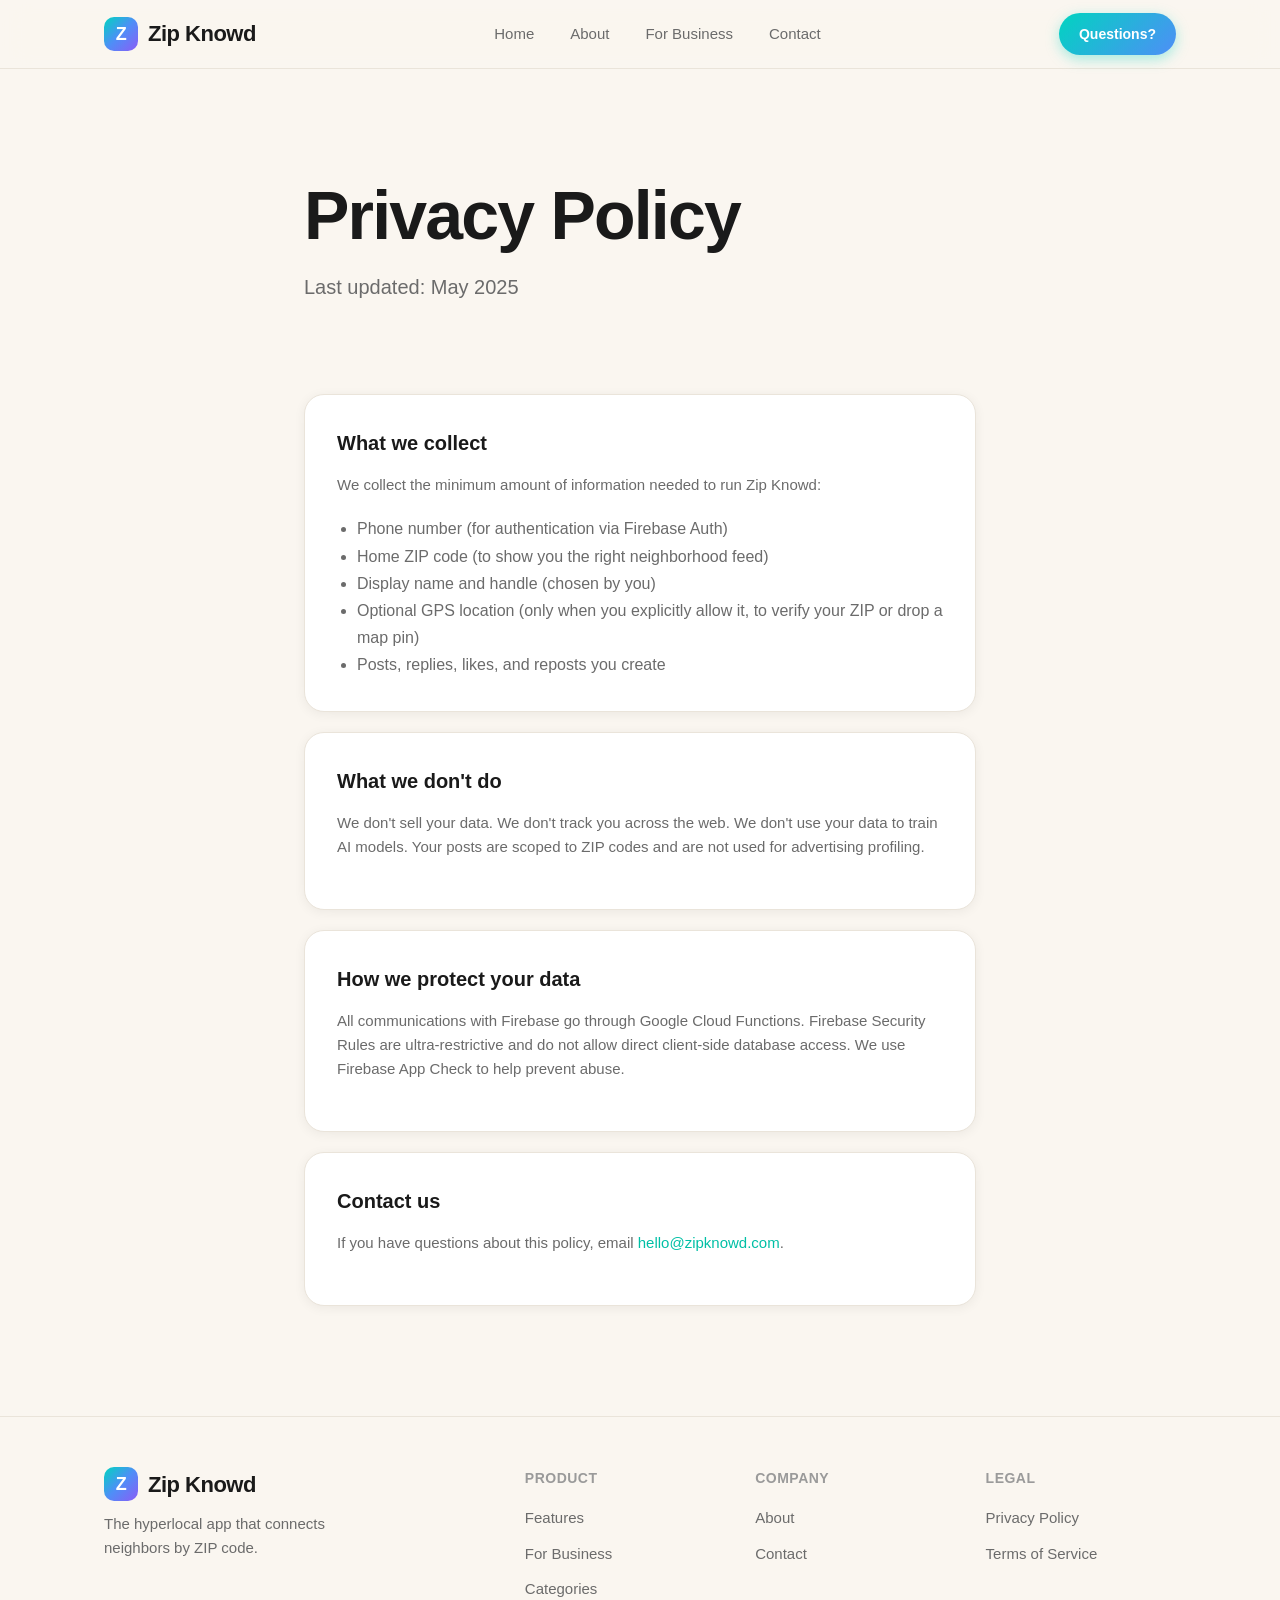
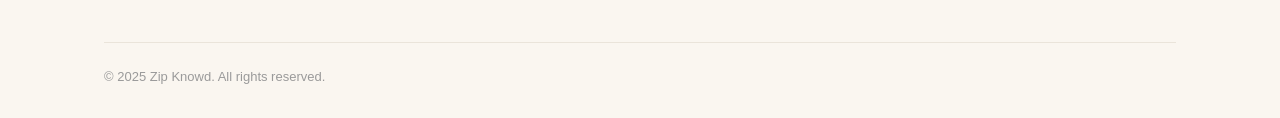
<file: privacy.html>
<!DOCTYPE html>
<html lang="en">
<head>
  <meta charset="UTF-8">
  <meta name="viewport" content="width=device-width, initial-scale=1.0">
  <title>Privacy Policy — Zip Knowd</title>
  <meta name="description" content="Zip Knowd Privacy Policy">
  <link rel="stylesheet" href="css/style.css">
</head>
<body>

  <header class="site-header">
    <div class="container nav-inner">
      <a href="index.html" class="logo-link">
        <div class="logo-icon">Z</div>
        Zip Knowd
      </a>
      <nav>
        <ul class="nav-links">
          <li><a href="index.html">Home</a></li>
          <li><a href="about.html">About</a></li>
          <li><a href="business.html">For Business</a></li>
          <li><a href="contact.html">Contact</a></li>
        </ul>
      </nav>
      <a href="contact.html" class="nav-cta">Questions?</a>
      <button class="mobile-menu-btn" aria-label="Open menu" aria-expanded="false">☰</button>
    </div>
  </header>

  <main>
    <section class="hero" style="padding-bottom:40px">
      <div class="container" style="max-width:720px">
        <h1>Privacy Policy</h1>
        <p style="color:var(--text-secondary)">Last updated: May 2025</p>
      </div>
    </section>

    <section class="section" style="padding-top:20px">
      <div class="container" style="max-width:720px">
        <div class="business-card">
          <h2>What we collect</h2>
          <p>We collect the minimum amount of information needed to run Zip Knowd:</p>
          <ul style="margin-left:20px; color:var(--text-secondary); line-height:1.7">
            <li>Phone number (for authentication via Firebase Auth)</li>
            <li>Home ZIP code (to show you the right neighborhood feed)</li>
            <li>Display name and handle (chosen by you)</li>
            <li>Optional GPS location (only when you explicitly allow it, to verify your ZIP or drop a map pin)</li>
            <li>Posts, replies, likes, and reposts you create</li>
          </ul>
        </div>

        <div class="business-card">
          <h2>What we don't do</h2>
          <p>We don't sell your data. We don't track you across the web. We don't use your data to train AI models. Your posts are scoped to ZIP codes and are not used for advertising profiling.</p>
        </div>

        <div class="business-card">
          <h2>How we protect your data</h2>
          <p>All communications with Firebase go through Google Cloud Functions. Firebase Security Rules are ultra-restrictive and do not allow direct client-side database access. We use Firebase App Check to help prevent abuse.</p>
        </div>

        <div class="business-card">
          <h2>Contact us</h2>
          <p>If you have questions about this policy, email <a href="mailto:hello@zipknowd.com">hello@zipknowd.com</a>.</p>
        </div>
      </div>
    </section>
  </main>

  <footer class="site-footer">
    <div class="container">
      <div class="footer-grid">
        <div class="footer-brand">
          <a href="index.html" class="logo-link">
            <div class="logo-icon">Z</div>
            Zip Knowd
          </a>
          <p>The hyperlocal app that connects neighbors by ZIP code.</p>
        </div>
        <div class="footer-col">
          <h4>Product</h4>
          <ul>
            <li><a href="index.html#features">Features</a></li>
            <li><a href="business.html">For Business</a></li>
            <li><a href="index.html#categories">Categories</a></li>
          </ul>
        </div>
        <div class="footer-col">
          <h4>Company</h4>
          <ul>
            <li><a href="about.html">About</a></li>
            <li><a href="contact.html">Contact</a></li>
          </ul>
        </div>
        <div class="footer-col">
          <h4>Legal</h4>
          <ul>
            <li><a href="privacy.html">Privacy Policy</a></li>
            <li><a href="terms.html">Terms of Service</a></li>
          </ul>
        </div>
      </div>
      <div class="footer-bottom">
        <span>&copy; 2025 Zip Knowd. All rights reserved.</span>
      </div>
    </div>
  </footer>

  <script src="js/main.js"></script>
</body>
</html>
</file>
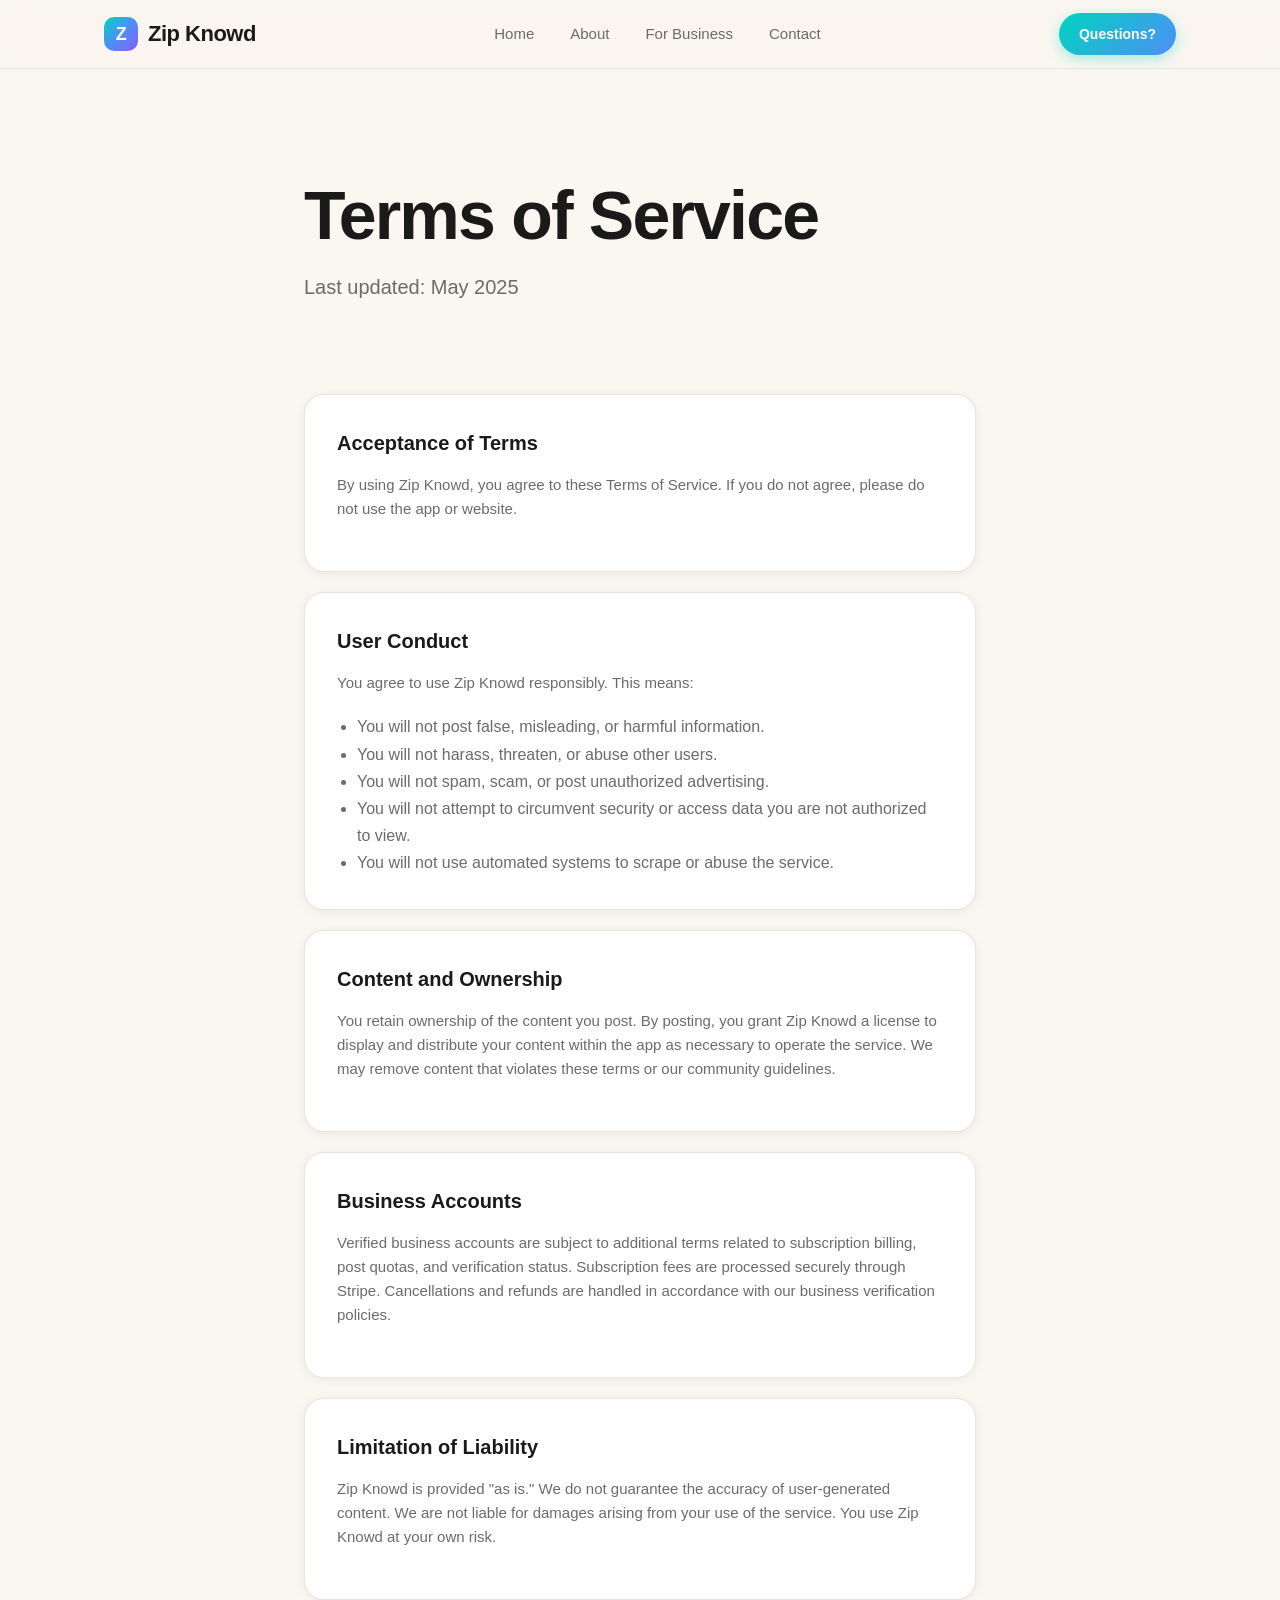
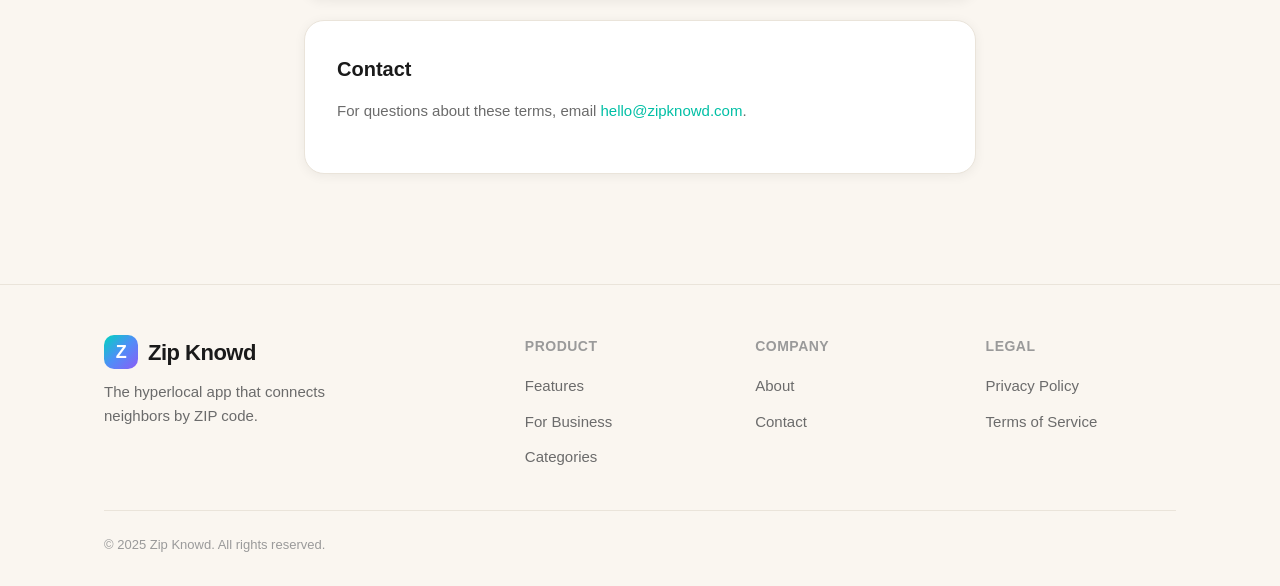
<file: terms.html>
<!DOCTYPE html>
<html lang="en">
<head>
  <meta charset="UTF-8">
  <meta name="viewport" content="width=device-width, initial-scale=1.0">
  <title>Terms of Service — Zip Knowd</title>
  <meta name="description" content="Zip Knowd Terms of Service">
  <link rel="stylesheet" href="css/style.css">
</head>
<body>

  <header class="site-header">
    <div class="container nav-inner">
      <a href="index.html" class="logo-link">
        <div class="logo-icon">Z</div>
        Zip Knowd
      </a>
      <nav>
        <ul class="nav-links">
          <li><a href="index.html">Home</a></li>
          <li><a href="about.html">About</a></li>
          <li><a href="business.html">For Business</a></li>
          <li><a href="contact.html">Contact</a></li>
        </ul>
      </nav>
      <a href="contact.html" class="nav-cta">Questions?</a>
      <button class="mobile-menu-btn" aria-label="Open menu" aria-expanded="false">☰</button>
    </div>
  </header>

  <main>
    <section class="hero" style="padding-bottom:40px">
      <div class="container" style="max-width:720px">
        <h1>Terms of Service</h1>
        <p style="color:var(--text-secondary)">Last updated: May 2025</p>
      </div>
    </section>

    <section class="section" style="padding-top:20px">
      <div class="container" style="max-width:720px">
        <div class="business-card">
          <h2>Acceptance of Terms</h2>
          <p>By using Zip Knowd, you agree to these Terms of Service. If you do not agree, please do not use the app or website.</p>
        </div>

        <div class="business-card">
          <h2>User Conduct</h2>
          <p>You agree to use Zip Knowd responsibly. This means:</p>
          <ul style="margin-left:20px; color:var(--text-secondary); line-height:1.7">
            <li>You will not post false, misleading, or harmful information.</li>
            <li>You will not harass, threaten, or abuse other users.</li>
            <li>You will not spam, scam, or post unauthorized advertising.</li>
            <li>You will not attempt to circumvent security or access data you are not authorized to view.</li>
            <li>You will not use automated systems to scrape or abuse the service.</li>
          </ul>
        </div>

        <div class="business-card">
          <h2>Content and Ownership</h2>
          <p>You retain ownership of the content you post. By posting, you grant Zip Knowd a license to display and distribute your content within the app as necessary to operate the service. We may remove content that violates these terms or our community guidelines.</p>
        </div>

        <div class="business-card">
          <h2>Business Accounts</h2>
          <p>Verified business accounts are subject to additional terms related to subscription billing, post quotas, and verification status. Subscription fees are processed securely through Stripe. Cancellations and refunds are handled in accordance with our business verification policies.</p>
        </div>

        <div class="business-card">
          <h2>Limitation of Liability</h2>
          <p>Zip Knowd is provided "as is." We do not guarantee the accuracy of user-generated content. We are not liable for damages arising from your use of the service. You use Zip Knowd at your own risk.</p>
        </div>

        <div class="business-card">
          <h2>Contact</h2>
          <p>For questions about these terms, email <a href="mailto:hello@zipknowd.com">hello@zipknowd.com</a>.</p>
        </div>
      </div>
    </section>
  </main>

  <footer class="site-footer">
    <div class="container">
      <div class="footer-grid">
        <div class="footer-brand">
          <a href="index.html" class="logo-link">
            <div class="logo-icon">Z</div>
            Zip Knowd
          </a>
          <p>The hyperlocal app that connects neighbors by ZIP code.</p>
        </div>
        <div class="footer-col">
          <h4>Product</h4>
          <ul>
            <li><a href="index.html#features">Features</a></li>
            <li><a href="business.html">For Business</a></li>
            <li><a href="index.html#categories">Categories</a></li>
          </ul>
        </div>
        <div class="footer-col">
          <h4>Company</h4>
          <ul>
            <li><a href="about.html">About</a></li>
            <li><a href="contact.html">Contact</a></li>
          </ul>
        </div>
        <div class="footer-col">
          <h4>Legal</h4>
          <ul>
            <li><a href="privacy.html">Privacy Policy</a></li>
            <li><a href="terms.html">Terms of Service</a></li>
          </ul>
        </div>
      </div>
      <div class="footer-bottom">
        <span>&copy; 2025 Zip Knowd. All rights reserved.</span>
      </div>
    </div>
  </footer>

  <script src="js/main.js"></script>
</body>
</html>
</file>
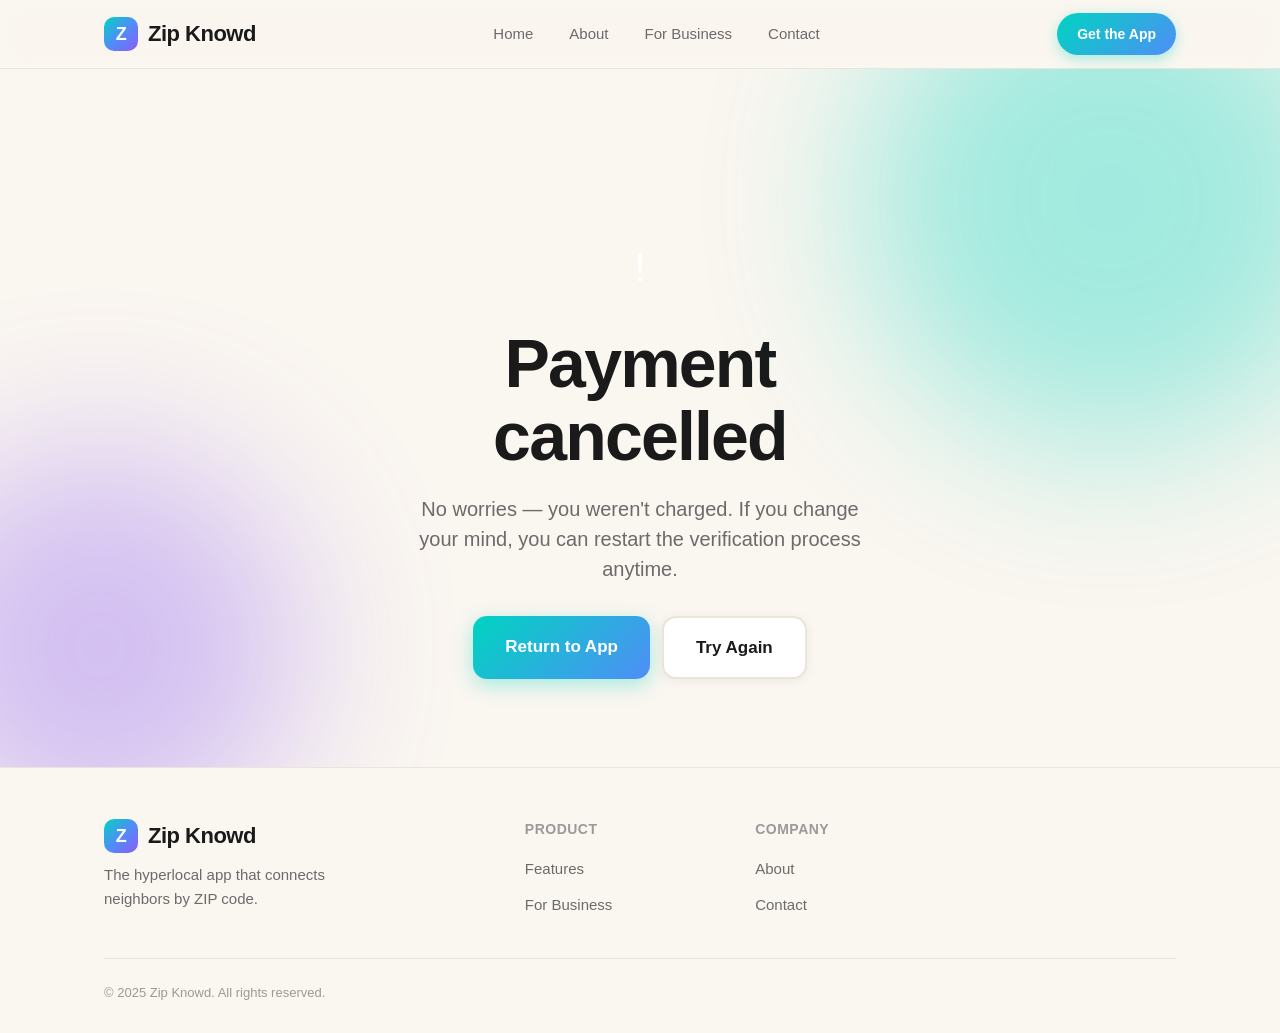
<file: business/cancel.html>
<!DOCTYPE html>
<html lang="en">
<head>
  <meta charset="UTF-8">
  <meta name="viewport" content="width=device-width, initial-scale=1.0">
  <title>Payment Cancelled — Zip Knowd for Business</title>
  <meta name="description" content="Your Zip Knowd business verification payment was cancelled.">
  <link rel="stylesheet" href="../css/style.css">
  <style>
    .result-card { text-align:center; max-width:520px; margin:0 auto; padding:48px 32px; }
    .result-icon { width:80px; height:80px; border-radius:50%; background:var(--warning); color:#fff; font-size:40px; display:grid; place-items:center; margin:0 auto 20px; }
    .result-title { font-size:28px; font-weight:800; margin-bottom:8px; }
    .result-text { color:var(--text-secondary); font-size:16px; margin-bottom:28px; }
  </style>
</head>
<body>

  <header class="site-header">
    <div class="container nav-inner">
      <a href="../index.html" class="logo-link">
        <div class="logo-icon">Z</div>
        Zip Knowd
      </a>
      <nav>
        <ul class="nav-links">
          <li><a href="../index.html">Home</a></li>
          <li><a href="../about.html">About</a></li>
          <li><a href="../business.html">For Business</a></li>
          <li><a href="../contact.html">Contact</a></li>
        </ul>
      </nav>
      <a href="../index.html#download" class="nav-cta">Get the App</a>
      <button class="mobile-menu-btn" aria-label="Open menu" aria-expanded="false">☰</button>
    </div>
  </header>

  <main>
    <section class="hero" style="padding-bottom:40px">
      <div class="hero-bg-blob one"></div>
      <div class="hero-bg-blob two"></div>
      <div class="container">
        <div class="result-card">
          <div class="result-icon">!</div>
          <h1 class="result-title">Payment cancelled</h1>
          <p class="result-text">No worries — you weren't charged. If you change your mind, you can restart the verification process anytime.</p>

          <div class="hero-actions" style="justify-content:center">
            <button id="returnAppBtn" class="btn btn-primary">Return to App</button>
            <a href="../business.html" class="btn btn-secondary">Try Again</a>
          </div>
          <div id="fallbackMessage" style="display:none; margin-top:16px; padding:14px; background:#fffbeb; border-radius:10px; color:#b45309; text-align:center;">
            <p style="margin:0; font-weight:600;">Tap the ✕ button above to close this window</p>
            <p style="margin:4px 0 0 0; font-size:14px;">Then return to the Zip Knowd app to try again.</p>
          </div>
        </div>
      </div>
    </section>
  </main>

  <footer class="site-footer">
    <div class="container">
      <div class="footer-grid">
        <div class="footer-brand">
          <a href="../index.html" class="logo-link">
            <div class="logo-icon">Z</div>
            Zip Knowd
          </a>
          <p>The hyperlocal app that connects neighbors by ZIP code.</p>
        </div>
        <div class="footer-col">
          <h4>Product</h4>
          <ul>
            <li><a href="../index.html#features">Features</a></li>
            <li><a href="../business.html">For Business</a></li>
          </ul>
        </div>
        <div class="footer-col">
          <h4>Company</h4>
          <ul>
            <li><a href="../about.html">About</a></li>
            <li><a href="../contact.html">Contact</a></li>
          </ul>
        </div>
      </div>
      <div class="footer-bottom">
        <span>&copy; 2025 Zip Knowd. All rights reserved.</span>
      </div>
    </div>
  </footer>

  <script src="../js/main.js"></script>
  <script>
    document.getElementById('returnAppBtn').addEventListener('click', function(e) {
      e.preventDefault();
      window.location.href = 'zipknowd://business/cancel';
      setTimeout(function() {
        var fallback = document.getElementById('fallbackMessage');
        if (fallback) fallback.style.display = 'block';
      }, 300);
    });
  </script>
</body>
</html>
</file>
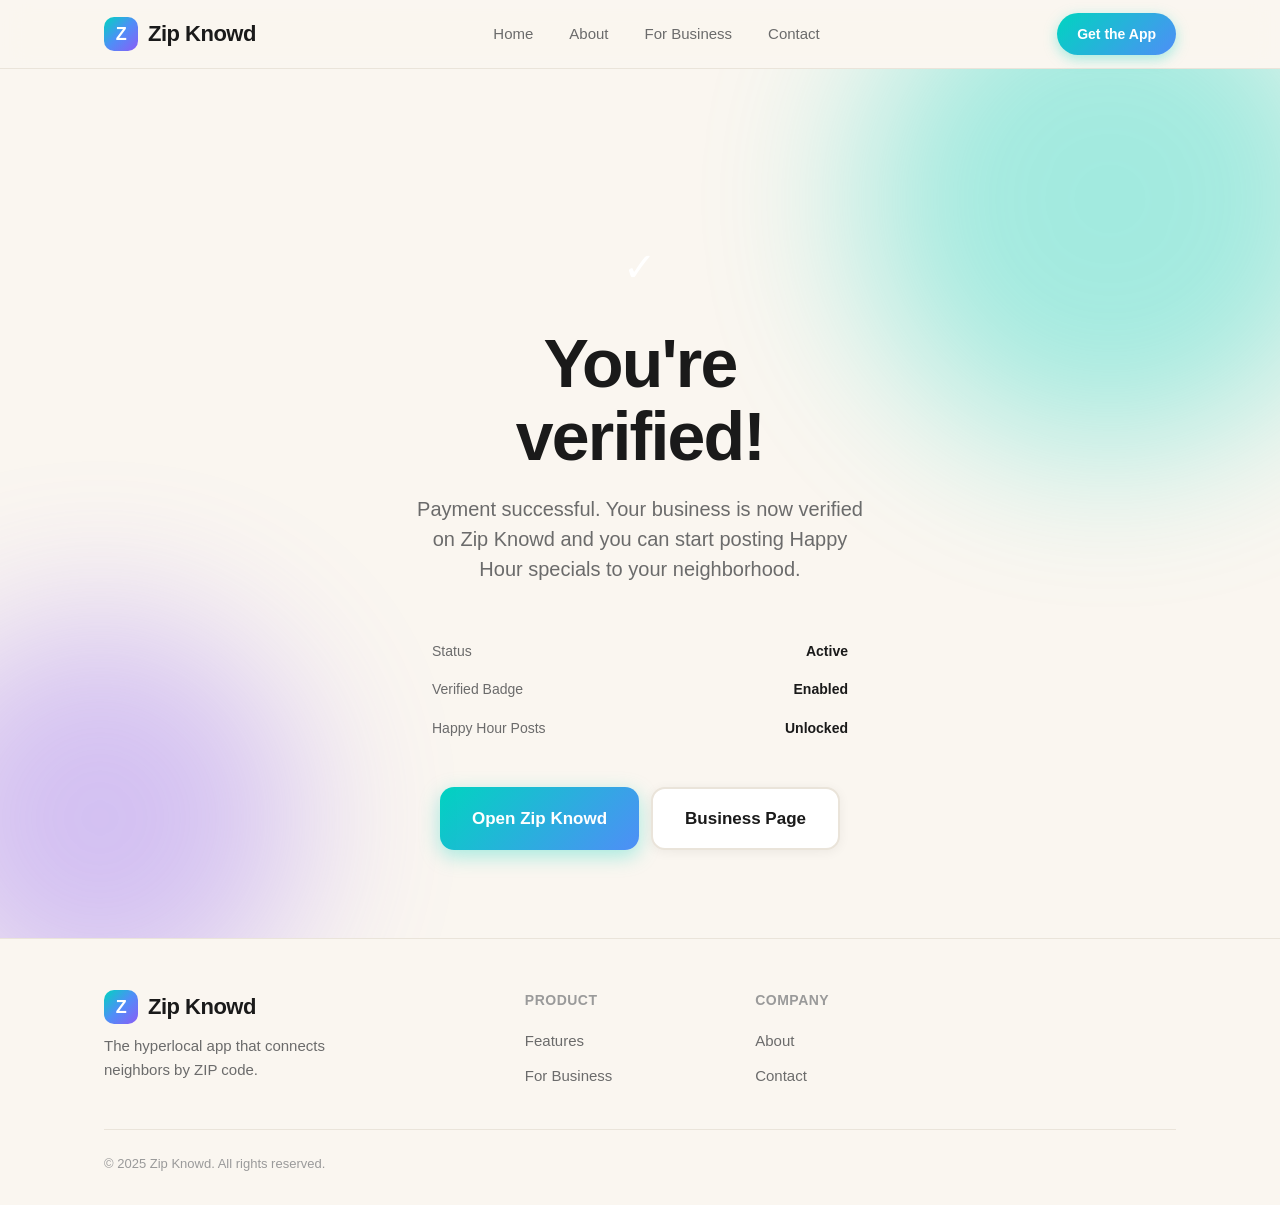
<file: business/success.html>
<!DOCTYPE html>
<html lang="en">
<head>
  <meta charset="UTF-8">
  <meta name="viewport" content="width=device-width, initial-scale=1.0">
  <title>Payment Successful — Zip Knowd for Business</title>
  <meta name="description" content="Your Zip Knowd business verification is complete.">
  <link rel="stylesheet" href="../css/style.css">
  <style>
    .result-card { text-align:center; max-width:520px; margin:0 auto; padding:48px 32px; }
    .result-icon { width:80px; height:80px; border-radius:50%; background:var(--success); color:#fff; font-size:40px; display:grid; place-items:center; margin:0 auto 20px; }
    .result-title { font-size:28px; font-weight:800; margin-bottom:8px; }
    .result-text { color:var(--text-secondary); font-size:16px; margin-bottom:28px; }
    .result-details { background:var(--warm-bg); border-radius:12px; padding:16px 20px; text-align:left; margin-bottom:24px; }
    .result-details li { display:flex; justify-content:space-between; padding:8px 0; border-bottom:1px solid var(--border); font-size:14px; }
    .result-details li:last-child { border-bottom:none; }
    .result-details .label { color:var(--text-secondary); }
    .result-details .value { font-weight:600; color:var(--text-primary); }
  </style>
</head>
<body>

  <header class="site-header">
    <div class="container nav-inner">
      <a href="../index.html" class="logo-link">
        <div class="logo-icon">Z</div>
        Zip Knowd
      </a>
      <nav>
        <ul class="nav-links">
          <li><a href="../index.html">Home</a></li>
          <li><a href="../about.html">About</a></li>
          <li><a href="../business.html">For Business</a></li>
          <li><a href="../contact.html">Contact</a></li>
        </ul>
      </nav>
      <a href="../index.html#download" class="nav-cta">Get the App</a>
      <button class="mobile-menu-btn" aria-label="Open menu" aria-expanded="false">☰</button>
    </div>
  </header>

  <main>
    <section class="hero" style="padding-bottom:40px">
      <div class="hero-bg-blob one"></div>
      <div class="hero-bg-blob two"></div>
      <div class="container">
        <div class="result-card">
          <div class="result-icon">✓</div>
          <h1 class="result-title">You're verified!</h1>
          <p class="result-text">Payment successful. Your business is now verified on Zip Knowd and you can start posting Happy Hour specials to your neighborhood.</p>

          <div class="result-details">
            <ul style="list-style:none">
              <li><span class="label">Status</span><span class="value" style="color:var(--success)">Active</span></li>
              <li><span class="label">Verified Badge</span><span class="value">Enabled</span></li>
              <li><span class="label">Happy Hour Posts</span><span class="value">Unlocked</span></li>
            </ul>
          </div>

          <div class="hero-actions" style="justify-content:center">
            <button id="openAppBtn" class="btn btn-primary">Open Zip Knowd</button>
            <a href="../business.html" class="btn btn-secondary">Business Page</a>
          </div>
          <div id="fallbackMessage" style="display:none; margin-top:16px; padding:14px; background:#f0f9ff; border-radius:10px; color:#0369a1; text-align:center;">
            <p style="margin:0; font-weight:600;">Tap the ✕ button above to close this window</p>
            <p style="margin:4px 0 0 0; font-size:14px;">Then return to the Zip Knowd app to see your verified status.</p>
          </div>
        </div>
      </div>
    </section>
  </main>

  <footer class="site-footer">
    <div class="container">
      <div class="footer-grid">
        <div class="footer-brand">
          <a href="../index.html" class="logo-link">
            <div class="logo-icon">Z</div>
            Zip Knowd
          </a>
          <p>The hyperlocal app that connects neighbors by ZIP code.</p>
        </div>
        <div class="footer-col">
          <h4>Product</h4>
          <ul>
            <li><a href="../index.html#features">Features</a></li>
            <li><a href="../business.html">For Business</a></li>
          </ul>
        </div>
        <div class="footer-col">
          <h4>Company</h4>
          <ul>
            <li><a href="../about.html">About</a></li>
            <li><a href="../contact.html">Contact</a></li>
          </ul>
        </div>
      </div>
      <div class="footer-bottom">
        <span>&copy; 2025 Zip Knowd. All rights reserved.</span>
      </div>
    </div>
  </footer>

  <script src="../js/main.js"></script>
  <script>
    document.getElementById('openAppBtn').addEventListener('click', function(e) {
      e.preventDefault();
      window.location.href = 'zipknowd://business/success';
      setTimeout(function() {
        var fallback = document.getElementById('fallbackMessage');
        if (fallback) fallback.style.display = 'block';
      }, 300);
    });
  </script>
</body>
</html>
</file>
<file: css/style.css>
/* ============================================
   zipKnowd Design System
   Brand colors from the iOS app Theme.swift
   ============================================ */

:root {
  --turquoise: #00D4C0;
  --turquoise-dark: #00bfa5;
  --turquoise-soft: #D0F5F0;
  --blue: #4F8EF7;
  --blue-soft: #DBEAFE;
  --purple: #8B5CF6;
  --purple-soft: #EDE9FE;
  --coral: #FF8C5A;
  --coral-soft: #FFF0E6;
  --bg: #FAF6F0;
  --surface: #FFFFFF;
  --text: #1A1A1A;
  --text-secondary: #6B6B6B;
  --text-tertiary: #9A9A9A;
  --divider: #EAE4DA;
  --radius-sm: 8px;
  --radius-md: 14px;
  --radius-lg: 20px;
  --radius-pill: 999px;
  --shadow-soft: 0 2px 12px rgba(0,0,0,0.06);
  --shadow-elevated: 0 8px 30px rgba(0,0,0,0.08);
  --font-stack: -apple-system, BlinkMacSystemFont, 'Segoe UI', Roboto, Helvetica, Arial, sans-serif;
}

* { margin: 0; padding: 0; box-sizing: border-box; }

html {
  scroll-behavior: smooth;
}

body {
  font-family: var(--font-stack);
  background: var(--bg);
  color: var(--text);
  line-height: 1.6;
  -webkit-font-smoothing: antialiased;
}

img { max-width: 100%; display: block; }

a { color: var(--turquoise-dark); text-decoration: none; }
a:hover { text-decoration: underline; }

.container {
  max-width: 1120px;
  margin: 0 auto;
  padding: 0 24px;
}

/* ============================================
   NAVIGATION
   ============================================ */
.site-header {
  position: sticky;
  top: 0;
  z-index: 100;
  background: rgba(250, 246, 240, 0.85);
  backdrop-filter: saturate(180%) blur(14px);
  -webkit-backdrop-filter: saturate(180%) blur(14px);
  border-bottom: 1px solid var(--divider);
}

.nav-inner {
  display: flex;
  align-items: center;
  justify-content: space-between;
  height: 68px;
}

.logo-link {
  display: flex;
  align-items: center;
  gap: 10px;
  font-weight: 800;
  font-size: 22px;
  color: var(--text);
  text-decoration: none;
  letter-spacing: -0.5px;
}
.logo-link:hover { text-decoration: none; }

.logo-icon {
  width: 34px; height: 34px;
  background: linear-gradient(135deg, var(--turquoise), var(--blue), var(--purple));
  border-radius: 10px;
  display: grid; place-items: center;
  color: white;
  font-size: 18px;
  font-weight: 900;
  line-height: 1;
}

.nav-links {
  display: flex;
  align-items: center;
  gap: 8px;
  list-style: none;
}

.nav-links a {
  padding: 8px 14px;
  border-radius: var(--radius-pill);
  font-size: 15px;
  font-weight: 500;
  color: var(--text-secondary);
  transition: all 0.2s;
}
.nav-links a:hover,
.nav-links a.active {
  color: var(--text);
  background: rgba(0,0,0,0.04);
  text-decoration: none;
}

.nav-cta {
  display: inline-flex;
  align-items: center;
  gap: 6px;
  padding: 10px 20px;
  background: linear-gradient(135deg, var(--turquoise), var(--blue));
  color: white !important;
  border-radius: var(--radius-pill);
  font-weight: 600;
  font-size: 14px;
  transition: transform 0.2s, box-shadow 0.2s;
  box-shadow: 0 4px 14px rgba(0,212,192,0.35);
}
.nav-cta:hover {
  transform: translateY(-1px);
  box-shadow: 0 6px 20px rgba(0,212,192,0.45);
  text-decoration: none;
}

.mobile-menu-btn {
  display: none;
  background: none;
  border: none;
  font-size: 26px;
  cursor: pointer;
  color: var(--text);
  padding: 4px;
}

/* ============================================
   HERO
   ============================================ */
.hero {
  position: relative;
  padding: 110px 0 100px;
  overflow: hidden;
}

.hero-bg-blob {
  position: absolute;
  border-radius: 50%;
  filter: blur(80px);
  opacity: 0.35;
  pointer-events: none;
}
.hero-bg-blob.one {
  width: 500px; height: 500px;
  background: var(--turquoise);
  top: -120px; right: -80px;
}
.hero-bg-blob.two {
  width: 400px; height: 400px;
  background: var(--purple);
  bottom: -80px; left: -100px;
}
.hero-bg-blob.three {
  width: 300px; height: 300px;
  background: var(--coral);
  top: 40%; left: 45%;
  opacity: 0.2;
}

.hero-inner {
  position: relative;
  display: grid;
  grid-template-columns: 1.1fr 1fr;
  gap: 60px;
  align-items: center;
}

.hero h1 {
  font-size: clamp(42px, 5.5vw, 68px);
  font-weight: 800;
  line-height: 1.08;
  letter-spacing: -1.8px;
  margin-bottom: 20px;
}

.gradient-text {
  background: linear-gradient(135deg, var(--turquoise), var(--blue), var(--purple));
  -webkit-background-clip: text;
  -webkit-text-fill-color: transparent;
  background-clip: text;
}

.hero p {
  font-size: 20px;
  color: var(--text-secondary);
  max-width: 460px;
  margin-bottom: 32px;
  line-height: 1.5;
}

.hero-badges {
  display: flex;
  flex-wrap: wrap;
  gap: 10px;
  margin-bottom: 32px;
}

.badge {
  display: inline-flex;
  align-items: center;
  gap: 6px;
  padding: 8px 16px;
  background: var(--surface);
  border: 1px solid var(--divider);
  border-radius: var(--radius-pill);
  font-size: 13px;
  font-weight: 600;
  color: var(--text-secondary);
}

.btn {
  display: inline-flex;
  align-items: center;
  justify-content: center;
  gap: 8px;
  padding: 16px 32px;
  border-radius: var(--radius-md);
  font-size: 17px;
  font-weight: 700;
  cursor: pointer;
  border: none;
  transition: all 0.2s;
  text-decoration: none;
}
.btn:hover { text-decoration: none; }

.btn-primary {
  background: linear-gradient(135deg, var(--turquoise), var(--blue));
  color: white;
  box-shadow: 0 6px 20px rgba(0,212,192,0.35);
}
.btn-primary:hover {
  transform: translateY(-2px);
  box-shadow: 0 10px 28px rgba(0,212,192,0.45);
}

.btn-secondary {
  background: var(--surface);
  color: var(--text);
  border: 2px solid var(--divider);
  box-shadow: var(--shadow-soft);
}
.btn-secondary:hover {
  border-color: var(--turquoise);
  color: var(--turquoise-dark);
}

.btn-coral {
  background: var(--coral);
  color: white;
  box-shadow: 0 6px 20px rgba(255,140,90,0.35);
}
.btn-coral:hover {
  transform: translateY(-2px);
  box-shadow: 0 10px 28px rgba(255,140,90,0.45);
}

.hero-actions { display: flex; flex-wrap: wrap; gap: 12px; }

.hero-visual {
  position: relative;
  display: grid;
  place-items: center;
}

.phone-mockup {
  width: 280px;
  height: 560px;
  background: var(--surface);
  border-radius: 40px;
  box-shadow: var(--shadow-elevated), 0 20px 60px rgba(0,0,0,0.12);
  border: 8px solid var(--text);
  overflow: hidden;
  position: relative;
  transform: rotate(-3deg);
  transition: transform 0.4s;
}
.phone-mockup:hover { transform: rotate(0deg) scale(1.02); }

.phone-screen {
  width: 100%; height: 100%;
  background: linear-gradient(180deg, var(--bg) 0%, var(--surface) 100%);
  padding: 20px;
  display: flex;
  flex-direction: column;
  gap: 10px;
}

.mock-post {
  background: var(--surface);
  border-radius: var(--radius-md);
  padding: 12px;
  box-shadow: 0 1px 4px rgba(0,0,0,0.04);
  border: 1px solid var(--divider);
  animation: floatIn 0.6s ease-out both;
}
.mock-post:nth-child(2) { animation-delay: 0.15s; }
.mock-post:nth-child(3) { animation-delay: 0.3s; }

.mock-header {
  display: flex; align-items: center; gap: 8px; margin-bottom: 6px;
}
.mock-avatar {
  width: 28px; height: 28px; border-radius: 50%;
  background: linear-gradient(135deg, var(--turquoise), var(--purple));
}
.mock-name { font-size: 12px; font-weight: 700; }
.mock-handle { font-size: 11px; color: var(--text-tertiary); }
.mock-text { font-size: 12px; color: var(--text-secondary); line-height: 1.4; }
.mock-chip {
  display: inline-block;
  padding: 2px 8px;
  border-radius: var(--radius-pill);
  font-size: 10px;
  font-weight: 700;
  margin-top: 6px;
}

@keyframes floatIn {
  from { opacity: 0; transform: translateY(12px); }
  to   { opacity: 1; transform: translateY(0); }
}

/* ============================================
   SECTIONS
   ============================================ */
.section {
  padding: 90px 0;
}
.section-alt {
  background: var(--surface);
}
.section-gradient {
  background: linear-gradient(180deg, var(--bg) 0%, var(--turquoise-soft) 40%, var(--bg) 100%);
}

.section-header {
  text-align: center;
  max-width: 640px;
  margin: 0 auto 60px;
}
.section-header h2 {
  font-size: clamp(30px, 4vw, 42px);
  font-weight: 800;
  letter-spacing: -1px;
  margin-bottom: 14px;
}
.section-header p {
  font-size: 18px;
  color: var(--text-secondary);
}

/* ============================================
   FEATURE CARDS
   ============================================ */
.feature-grid {
  display: grid;
  grid-template-columns: repeat(auto-fit, minmax(260px, 1fr));
  gap: 24px;
}

.feature-card {
  background: var(--surface);
  border-radius: var(--radius-lg);
  padding: 32px;
  box-shadow: var(--shadow-soft);
  border: 1px solid var(--divider);
  transition: transform 0.25s, box-shadow 0.25s;
}
.feature-card:hover {
  transform: translateY(-4px);
  box-shadow: var(--shadow-elevated);
}

.feature-icon {
  width: 52px; height: 52px;
  border-radius: var(--radius-md);
  display: grid; place-items: center;
  font-size: 24px;
  margin-bottom: 18px;
}

.feature-card h3 {
  font-size: 20px;
  font-weight: 700;
  margin-bottom: 8px;
}
.feature-card p {
  font-size: 15px;
  color: var(--text-secondary);
  line-height: 1.55;
}

/* ============================================
   HOW IT WORKS / STEPS
   ============================================ */
.steps {
  display: flex;
  gap: 24px;
  counter-reset: step;
}
.step {
  flex: 1;
  text-align: center;
  position: relative;
}
.step::after {
  content: "";
  position: absolute;
  top: 28px;
  right: -12px;
  width: 24px;
  height: 2px;
  background: var(--divider);
}
.step:last-child::after { display: none; }

.step-number {
  width: 56px; height: 56px;
  border-radius: 50%;
  background: linear-gradient(135deg, var(--turquoise), var(--blue));
  color: white;
  display: grid; place-items: center;
  font-size: 22px; font-weight: 800;
  margin: 0 auto 18px;
  box-shadow: 0 4px 14px rgba(0,212,192,0.35);
}
.step h3 {
  font-size: 18px; font-weight: 700;
  margin-bottom: 6px;
}
.step p {
  font-size: 15px; color: var(--text-secondary);
}

/* ============================================
   CATEGORY SHOWCASE
   ============================================ */
.category-grid {
  display: grid;
  grid-template-columns: repeat(auto-fit, minmax(140px, 1fr));
  gap: 14px;
}
.category-chip {
  display: flex;
  align-items: center;
  justify-content: center;
  gap: 8px;
  padding: 16px;
  background: var(--surface);
  border-radius: var(--radius-md);
  border: 1px solid var(--divider);
  font-size: 15px;
  font-weight: 600;
  transition: all 0.2s;
  cursor: default;
}
.category-chip:hover {
  transform: translateY(-2px);
  box-shadow: var(--shadow-soft);
}
.category-chip .emoji { font-size: 20px; }

/* ============================================
   MAP PREVIEW SECTION
   ============================================ */
.map-preview {
  background: var(--surface);
  border-radius: var(--radius-lg);
  padding: 40px;
  box-shadow: var(--shadow-elevated);
  display: grid;
  grid-template-columns: 1fr 1fr;
  gap: 40px;
  align-items: center;
  border: 1px solid var(--divider);
}
.map-visual {
  aspect-ratio: 1;
  background: linear-gradient(135deg, #e0f7f4, #dbeafe, #ede9fe);
  border-radius: var(--radius-lg);
  position: relative;
  overflow: hidden;
}
.map-pin {
  position: absolute;
  width: 36px; height: 36px;
  background: var(--coral);
  border-radius: 50% 50% 50% 0;
  transform: rotate(-45deg);
  box-shadow: 0 4px 10px rgba(0,0,0,0.15);
  animation: pinDrop 0.8s ease-out both;
}
.map-pin::after {
  content: "";
  position: absolute;
  width: 12px; height: 12px;
  background: white;
  border-radius: 50%;
  top: 10px; left: 10px;
}
@keyframes pinDrop {
  from { opacity: 0; transform: rotate(-45deg) translateY(-20px) scale(0.5); }
  to   { opacity: 1; transform: rotate(-45deg) translateY(0) scale(1); }
}

/* ============================================
   BUSINESS CTA BANNER
   ============================================ */
.banner-cta {
  background: linear-gradient(135deg, var(--turquoise), var(--blue), var(--purple));
  border-radius: var(--radius-lg);
  padding: 60px 40px;
  text-align: center;
  color: white;
  position: relative;
  overflow: hidden;
}
.banner-cta h2 {
  font-size: clamp(26px, 3.5vw, 36px);
  font-weight: 800;
  margin-bottom: 12px;
  position: relative;
}
.banner-cta p {
  font-size: 18px;
  opacity: 0.92;
  max-width: 520px;
  margin: 0 auto 24px;
  position: relative;
}
.banner-cta .btn-secondary {
  background: rgba(255,255,255,0.15);
  border-color: rgba(255,255,255,0.4);
  color: white;
  position: relative;
}
.banner-cta .btn-secondary:hover {
  background: rgba(255,255,255,0.25);
  border-color: white;
}

/* ============================================
   FOOTER
   ============================================ */
.site-footer {
  border-top: 1px solid var(--divider);
  padding: 50px 0 30px;
  background: var(--bg);
}
.footer-grid {
  display: grid;
  grid-template-columns: 2fr 1fr 1fr 1fr;
  gap: 40px;
  margin-bottom: 40px;
}
.footer-brand p {
  font-size: 15px;
  color: var(--text-secondary);
  margin-top: 10px;
  max-width: 280px;
}
.footer-col h4 {
  font-size: 14px;
  font-weight: 700;
  text-transform: uppercase;
  letter-spacing: 0.5px;
  margin-bottom: 16px;
  color: var(--text-tertiary);
}
.footer-col ul {
  list-style: none;
}
.footer-col li + li { margin-top: 10px; }
.footer-col a {
  font-size: 15px;
  color: var(--text-secondary);
}
.footer-col a:hover { color: var(--text); }

.footer-bottom {
  display: flex;
  justify-content: space-between;
  align-items: center;
  padding-top: 24px;
  border-top: 1px solid var(--divider);
  font-size: 13px;
  color: var(--text-tertiary);
}
.footer-social {
  display: flex;
  gap: 14px;
}
.footer-social a {
  width: 36px; height: 36px;
  border-radius: 50%;
  background: var(--surface);
  border: 1px solid var(--divider);
  display: grid; place-items: center;
  font-size: 16px;
  color: var(--text-secondary);
  transition: all 0.2s;
}
.footer-social a:hover {
  background: var(--turquoise-soft);
  border-color: var(--turquoise);
  color: var(--turquoise-dark);
  text-decoration: none;
}

/* ============================================
   ABOUT PAGE
   ============================================ */
.story-block {
  display: grid;
  grid-template-columns: 1fr 1fr;
  gap: 60px;
  align-items: center;
  margin-bottom: 80px;
}
.story-block.reverse { direction: rtl; }
.story-block.reverse > * { direction: ltr; }
.story-block h3 {
  font-size: 28px;
  font-weight: 800;
  margin-bottom: 14px;
}
.story-block p {
  font-size: 17px;
  color: var(--text-secondary);
  line-height: 1.65;
}
.story-visual {
  aspect-ratio: 4/3;
  background: linear-gradient(135deg, var(--turquoise-soft), var(--blue-soft), var(--purple-soft));
  border-radius: var(--radius-lg);
  display: grid; place-items: center;
  font-size: 80px;
  box-shadow: var(--shadow-soft);
}

.values-grid {
  display: grid;
  grid-template-columns: repeat(auto-fit, minmax(220px, 1fr));
  gap: 20px;
}
.value-card {
  background: var(--surface);
  border: 1px solid var(--divider);
  border-radius: var(--radius-lg);
  padding: 28px;
  text-align: center;
  transition: all 0.2s;
}
.value-card:hover {
  box-shadow: var(--shadow-soft);
  transform: translateY(-2px);
}
.value-card .emoji { font-size: 36px; margin-bottom: 12px; display: block; }
.value-card h4 { font-size: 17px; font-weight: 700; margin-bottom: 6px; }
.value-card p { font-size: 14px; color: var(--text-secondary); }

/* ============================================
   CONTACT PAGE
   ============================================ */
.contact-grid {
  display: grid;
  grid-template-columns: 1fr 1.2fr;
  gap: 60px;
  align-items: start;
}
.contact-info h3 {
  font-size: 22px;
  font-weight: 800;
  margin-bottom: 10px;
}
.contact-info p {
  color: var(--text-secondary);
  margin-bottom: 24px;
}
.contact-item {
  display: flex;
  align-items: flex-start;
  gap: 14px;
  margin-bottom: 18px;
}
.contact-item .icon {
  width: 44px; height: 44px;
  border-radius: var(--radius-md);
  background: var(--turquoise-soft);
  display: grid; place-items: center;
  font-size: 20px;
  flex-shrink: 0;
}
.contact-item h4 { font-size: 15px; font-weight: 700; }
.contact-item span { font-size: 14px; color: var(--text-secondary); }

.contact-form {
  background: var(--surface);
  border-radius: var(--radius-lg);
  padding: 36px;
  box-shadow: var(--shadow-soft);
  border: 1px solid var(--divider);
}
.form-group { margin-bottom: 18px; }
.form-group label {
  display: block;
  font-size: 13px;
  font-weight: 700;
  text-transform: uppercase;
  letter-spacing: 0.4px;
  color: var(--text-tertiary);
  margin-bottom: 6px;
}
.form-group input,
.form-group textarea {
  width: 100%;
  padding: 14px;
  border: 2px solid var(--divider);
  border-radius: var(--radius-md);
  font-family: inherit;
  font-size: 16px;
  background: var(--bg);
  color: var(--text);
  transition: border-color 0.2s;
}
.form-group input:focus,
.form-group textarea:focus {
  outline: none;
  border-color: var(--turquoise);
  background: var(--surface);
}
.form-group textarea { min-height: 140px; resize: vertical; }

/* ============================================
   BUSINESS PAGE
   ============================================ */
.business-hero {
  text-align: center;
  padding: 80px 0 50px;
}
.business-hero h1 {
  font-size: clamp(34px, 4.5vw, 52px);
  font-weight: 800;
  margin-bottom: 12px;
}
.business-hero p {
  font-size: 19px;
  color: var(--text-secondary);
  max-width: 560px;
  margin: 0 auto;
}

.tier-grid {
  display: grid;
  grid-template-columns: repeat(auto-fit, minmax(220px, 1fr));
  gap: 18px;
  margin-bottom: 32px;
}
.tier-card {
  background: var(--surface);
  border: 2px solid var(--divider);
  border-radius: var(--radius-lg);
  padding: 24px;
  cursor: pointer;
  transition: all 0.2s;
  position: relative;
}
.tier-card:hover,
.tier-card.selected {
  border-color: var(--turquoise);
  box-shadow: 0 0 0 4px var(--turquoise-soft);
}
.tier-card .best-badge {
  position: absolute;
  top: -10px; right: 14px;
  background: var(--coral);
  color: white;
  font-size: 11px;
  font-weight: 700;
  padding: 4px 10px;
  border-radius: var(--radius-pill);
  text-transform: uppercase;
}
.tier-card h3 { font-size: 18px; font-weight: 700; margin-bottom: 4px; }
.tier-card .tier-desc { font-size: 14px; color: var(--text-secondary); margin-bottom: 14px; }
.tier-card .tier-price {
  font-size: 28px; font-weight: 800;
  background: linear-gradient(135deg, var(--turquoise), var(--blue));
  -webkit-background-clip: text;
  -webkit-text-fill-color: transparent;
  background-clip: text;
}

.business-card {
  background: var(--surface);
  border-radius: var(--radius-lg);
  padding: 32px;
  margin-bottom: 20px;
  box-shadow: var(--shadow-soft);
  border: 1px solid var(--divider);
}
.business-card h2 {
  font-size: 20px;
  margin-bottom: 14px;
}
.business-card p {
  color: var(--text-secondary);
  font-size: 15px;
  margin-bottom: 18px;
}

.input {
  width: 100%;
  padding: 14px;
  border: 2px solid var(--divider);
  border-radius: var(--radius-md);
  font-size: 16px;
  margin-bottom: 12px;
  font-family: inherit;
  background: var(--bg);
  color: var(--text);
  transition: border-color 0.2s;
}
.input:focus {
  outline: none;
  border-color: var(--turquoise);
  background: var(--surface);
}

/* ============================================
   UTILITIES
   ============================================ */
.text-center { text-align: center; }
.mt-1 { margin-top: 8px; }
.mt-2 { margin-top: 16px; }
.mt-3 { margin-top: 24px; }
.mt-4 { margin-top: 40px; }
.mb-1 { margin-bottom: 8px; }
.mb-2 { margin-bottom: 16px; }
.mb-3 { margin-bottom: 24px; }
.mb-4 { margin-bottom: 40px; }

/* ============================================
   RESPONSIVE
   ============================================ */
@media (max-width: 900px) {
  .hero-inner { grid-template-columns: 1fr; text-align: center; }
  .hero p { margin-left: auto; margin-right: auto; }
  .hero-actions { justify-content: center; }
  .hero-visual { display: none; }
  .map-preview { grid-template-columns: 1fr; }
  .steps { flex-direction: column; }
  .step::after { display: none; }
  .story-block { grid-template-columns: 1fr; }
  .story-block.reverse { direction: ltr; }
  .contact-grid { grid-template-columns: 1fr; }
  .footer-grid { grid-template-columns: 1fr 1fr; }
}

@media (max-width: 640px) {
  .nav-links { display: none; }
  .mobile-menu-btn { display: block; }
  .nav-links.open {
    display: flex;
    flex-direction: column;
    position: absolute;
    top: 68px;
    left: 0; right: 0;
    background: rgba(250,246,240,0.97);
    backdrop-filter: blur(14px);
    padding: 16px 24px;
    border-bottom: 1px solid var(--divider);
    gap: 4px;
  }
  .nav-links.open a { width: 100%; }
  .footer-grid { grid-template-columns: 1fr; gap: 28px; }
  .footer-bottom { flex-direction: column; gap: 14px; text-align: center; }
  .section { padding: 60px 0; }
  .phone-mockup { display: none; }
}
</file>
